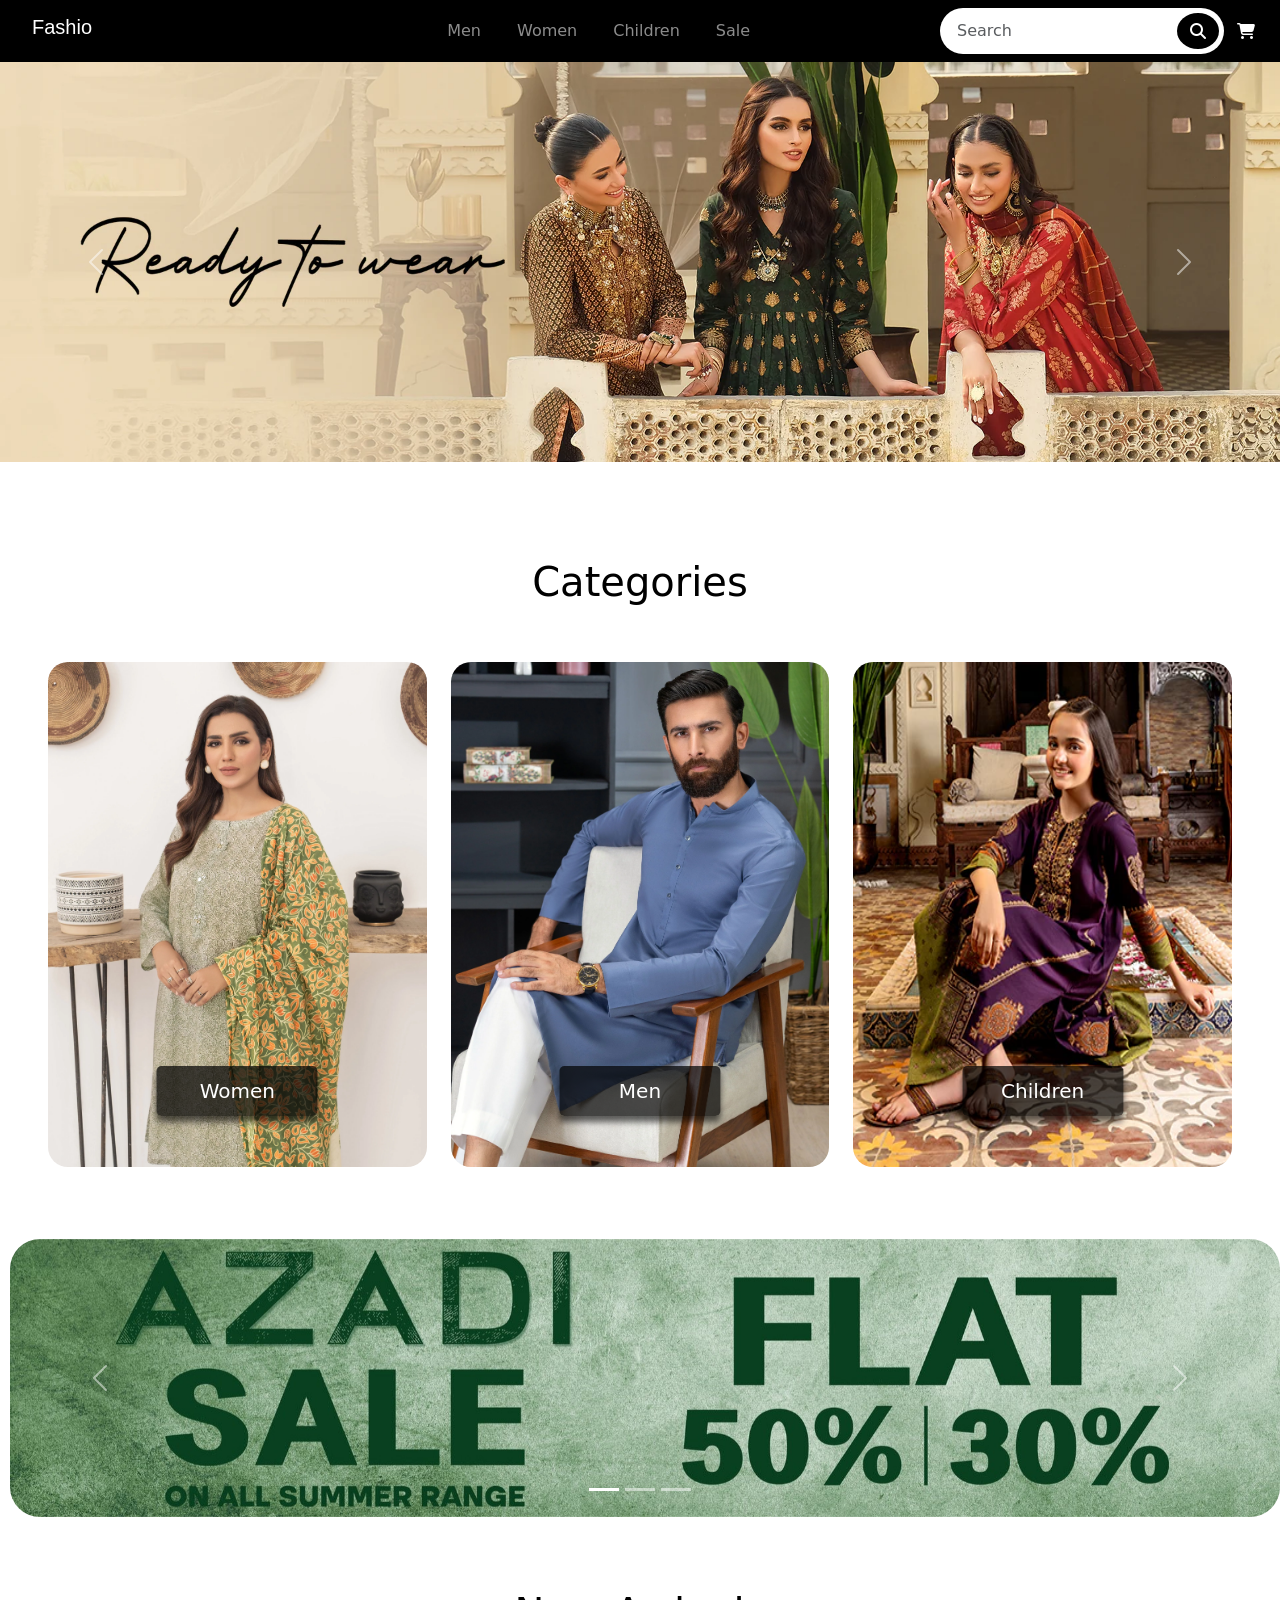
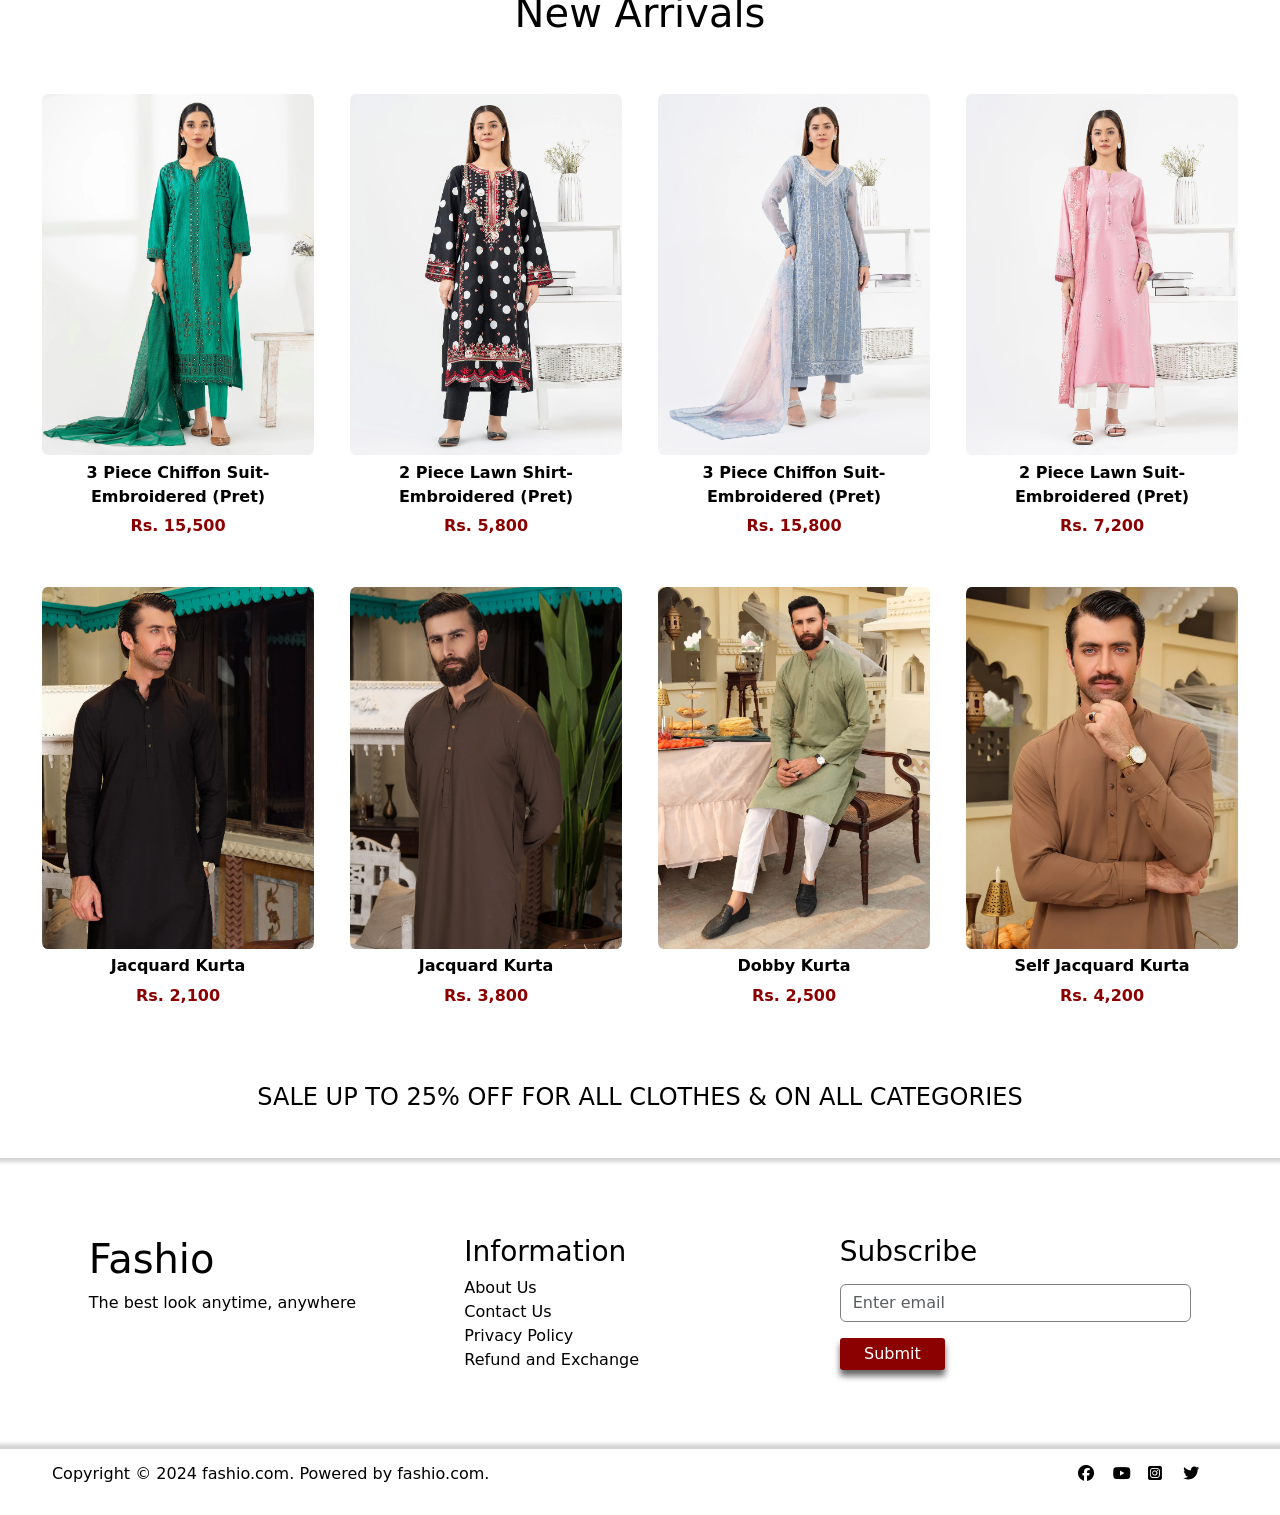
<file: index.html>
<!DOCTYPE html>
<html lang="en">

<head>
    <meta charset="UTF-8">
    <meta name="viewport" content="width=device-width, initial-scale=1.0">
    <title>Fashio</title>
    <link href="https://cdn.jsdelivr.net/npm/bootstrap@5.3.3/dist/css/bootstrap.min.css" rel="stylesheet">
    <script src="https://cdn.jsdelivr.net/npm/bootstrap@5.3.3/dist/js/bootstrap.bundle.min.js"></script>
    <link rel="stylesheet" href="https://cdnjs.cloudflare.com/ajax/libs/font-awesome/6.6.0/css/all.min.css" />
    <link rel="stylesheet" href="css/myStyle.css">
</head>

<body>
    <nav class="navbar navbar-expand-md navbar-dark bg-black">
        <div class="container-fluid">
            <a class="navbar-brand h1 col-md-2" href="index.html">Fashio</a>
            <button class="btn fa-solid fa-cart-shopping navbar-toggler"></button>
            <button class="navbar-toggler" type="button" data-bs-toggle="collapse" data-bs-target="#mynavbar">
                <span class="navbar-toggler-icon"></span>
            </button>
            <div class="collapse navbar-collapse" id="mynavbar">
                <ul class="navbar-nav m-auto ml-20%">
                    <li class="nav-item">
                        <a class="nav-link" href="men.html">Men</a>
                    </li>
                    <li class="nav-item">
                        <a class="nav-link" href="women.html">Women</a>
                    </li>
                    <li class="nav-item">
                        <a class="nav-link" href="children.html">Children</a>
                    </li>
                    <li class="nav-item">
                        <a class="nav-link" href="sale.html">Sale</a>
                    </li>
                </ul>
                <form class="d-flex">
                    <input class="form-control me-2" type="text" placeholder="Search">
                    <button class="btn fa fa-search" type="button"></button>
                </form>
                <button class="btn hello fa-solid fa-cart-shopping"></button>

            </div>
        </div>
    </nav>
    <div id="carouselExampleFade" class="carousel slide carousel-fade" data-bs-ride="carousel">
        <div class="carousel-inner">
            <div class="carousel-item active">
                <img src="images/slider/women.webp" class="d-block w-100" alt="...">
            </div>
            <!-- <div class="carousel-item">
                <img src="images/slider/men.webp" class="d-block w-100" alt="...">
            </div> -->
            <div class="carousel-item">
                <img src="images/slider/women2.webp" class="d-block w-100" alt="...">
            </div>
        </div>
        <button class="carousel-control-prev" type="button" data-bs-target="#carouselExampleFade" data-bs-slide="prev">
            <span class="carousel-control-prev-icon" aria-hidden="true"></span>
            <span class="visually-hidden">Previous</span>
        </button>
        <button class="carousel-control-next" type="button" data-bs-target="#carouselExampleFade" data-bs-slide="next">
            <span class="carousel-control-next-icon" aria-hidden="true"></span>
            <span class="visually-hidden">Next</span>
        </button>
    </div>
    <div class="row p-5">
        <h1 class="text-center p-5">Categories</h1>
        <div class="container col-sm-12 col-md-4 position-relative">
            <img src="images/Categories/women.webp" alt="" width="100%" height="100%">
            <a href="women.html">
                <button class="btn btn-primary position-absolute">Women</button>
            </a>
        </div>
        <div class="container col-sm-12 col-md-4 position-relative">
            <img src="images/Categories/men.webp" alt="" width="100%" height="100%">
            <a href="men.html">
                <button class="btn btn-primary position-absolute">Men</button>
            </a>
        </div>
        <div class="container col-sm-12 col-md-4 position-relative">
            <img src="images/Categories/child.webp" alt="" width="100%" height="100%">
            <a href="children.html">
                <button class="btn btn-primary position-absolute">Children</button>
            </a>
        </div>
    </div>
    <div id="carouselExampleIndicators" class="carousel slide slider2" data-bs-ride="carousel">
        <div class="carousel-indicators">
            <button type="button" data-bs-target="#carouselExampleIndicators" data-bs-slide-to="0" class="active"
                aria-current="true" aria-label="Slide 1"></button>
            <button type="button" data-bs-target="#carouselExampleIndicators" data-bs-slide-to="1"
                aria-label="Slide 2"></button>
            <button type="button" data-bs-target="#carouselExampleIndicators" data-bs-slide-to="2"
                aria-label="Slide 3"></button>
        </div>
        <div class="carousel-inner slider2 mt-4">
            <div class="carousel-item active">
                <img src="images/slider2/azadi3.jpg" class="d-block w-100" alt="...">
            </div>
            <div class="carousel-item">
                <img src="images/slider2/sale.webp" class="d-block w-100" alt="...">
            </div>
            <div class="carousel-item">
                <img src="images/slider2/sale2.webp" class="d-block w-100" alt="...">
            </div>
        </div>
        <button class="carousel-control-prev" type="button" data-bs-target="#carouselExampleIndicators"
            data-bs-slide="prev">
            <span class="carousel-control-prev-icon" aria-hidden="true"></span>
            <span class="visually-hidden">Previous</span>
        </button>
        <button class="carousel-control-next" type="button" data-bs-target="#carouselExampleIndicators"
            data-bs-slide="next">
            <span class="carousel-control-next-icon" aria-hidden="true"></span>
            <span class="visually-hidden">Next</span>
        </button>
    </div>
    <div class="row row3 p5 m-4">
        <h1 class="text-center pt-5">New Arrivals</h1>
        <div class="dress col-sm-12  col-md-4 col-lg-3" onclick="location.href='product.html';">
            <div class="items">
                <img src="images/dresses/women/1.webp" alt="">
            </div>
            <p>3 Piece Chiffon Suit-Embroidered (Pret)</p>
            <p class="price">Rs. 15,500</p>
        </div>
        <div class="dress col-sm-12  col-md-4 col-lg-3" onclick="location.href='product.html';">
            <div class="items">
                <img src="images/dresses/women/2.webp" alt="">
            </div>
            <p>2 Piece Lawn Shirt-Embroidered (Pret)</p>
            <p class="price">Rs. 5,800</p>
        </div>
        <div class="dress col-sm-12  col-md-4 col-lg-3" onclick="location.href='product.html';">
            <div class="items">
                <img src="images/dresses/women/3.webp" alt="">
            </div>
            <p>3 Piece Chiffon Suit-Embroidered (Pret)</p>
            <p class="price">Rs. 15,800</p>
        </div>
        <div class="dress col-sm-12  col-md-4 col-lg-3" onclick="location.href='product.html';">
            <div class="items">
                <img src="images/dresses/women/4.webp" alt="">
            </div>
            <p>2 Piece Lawn Suit-Embroidered (Pret)</p>
            <p class="price">Rs. 7,200</p>
        </div>
        <div class="dress col-sm-12  col-md-4 col-lg-3" onclick="location.href='product.html';">
            <div class="items">
                <img src="images/dresses/men/1.webp" alt="">
            </div>
            <p>Jacquard Kurta</p>
            <p class="price">Rs. 2,100</p>
        </div>
        <div class="dress col-sm-12  col-md-4 col-lg-3" onclick="location.href='product.html';">
            <div class="items">
                <img src="images/dresses/men/2.webp" alt="">
            </div>
            <p>Jacquard Kurta</p>
            <p class="price">Rs. 3,800</p>
        </div>
        <div class="dress col-sm-12  col-md-4 col-lg-3" onclick="location.href='product.html';">
            <div class="items">
                <img src="images/dresses/men/3.webp" alt="">
            </div>
            <p>Dobby Kurta</p>
            <p class="price">Rs. 2,500</p>
        </div>
        <div class="dress col-sm-12  col-md-4 col-lg-3" onclick="location.href='product.html';">
            <div class="items">
                <img src="images/dresses/men/4.webp" alt="">
            </div>
            <p>Self Jacquard Kurta</p>
            <p class="price">Rs. 4,200</p>
        </div>
    </div>
    <div class="row row33">
        <h4>SALE UP TO 25% OFF FOR ALL CLOTHES & ON ALL CATEGORIES</h4>
    </div>
    <div class="row row4">
        <div class="container col-md-4 col-sm-12">
            <h1>Fashio</h1>
            <p>The best look anytime, anywhere</p>
        </div>
        <div class="container info col-md-4 col-sm-12">
            <h3>Information</h3>
            <a href="about.html">About Us</a><br>
            <a href="contact.html">Contact Us</a><br>
            <a href="privacy.html">Privacy Policy</a><br>
            <a href="refund.html">Refund and Exchange</a>
        </div>
        <div class="info col-md-4 col-sm-12">
            <h3>Subscribe</h3>
            <form action="#">
                <div class="mb-3 mt-3">
                    <input type="email" class="form-control" id="email" placeholder="Enter email" name="email">
                </div>
                <button type="submit" class="button2">Submit</button>
            </form>
        </div>
    </div>
    <div class="row footer">
        <div class="col-md-10 col-sm-12 copy">
            <p>Copyright © 2024 fashio.com. Powered by fashio.com.</p>
        </div>
        <div class="SocialMediaIcon col-md-2 col-sm-12">
            <a href=""><i class="fa-brands fa-facebook"></i></a>
            <a href=""><i class="fa-brands fa-youtube"></i></a>
            <a href=""><i class="fa-brands fa-square-instagram"></i></a>
            <a href=""><i class="fa-brands fa-twitter"></i></a>
        </div>
    </div>

</body>

</html>
</file>
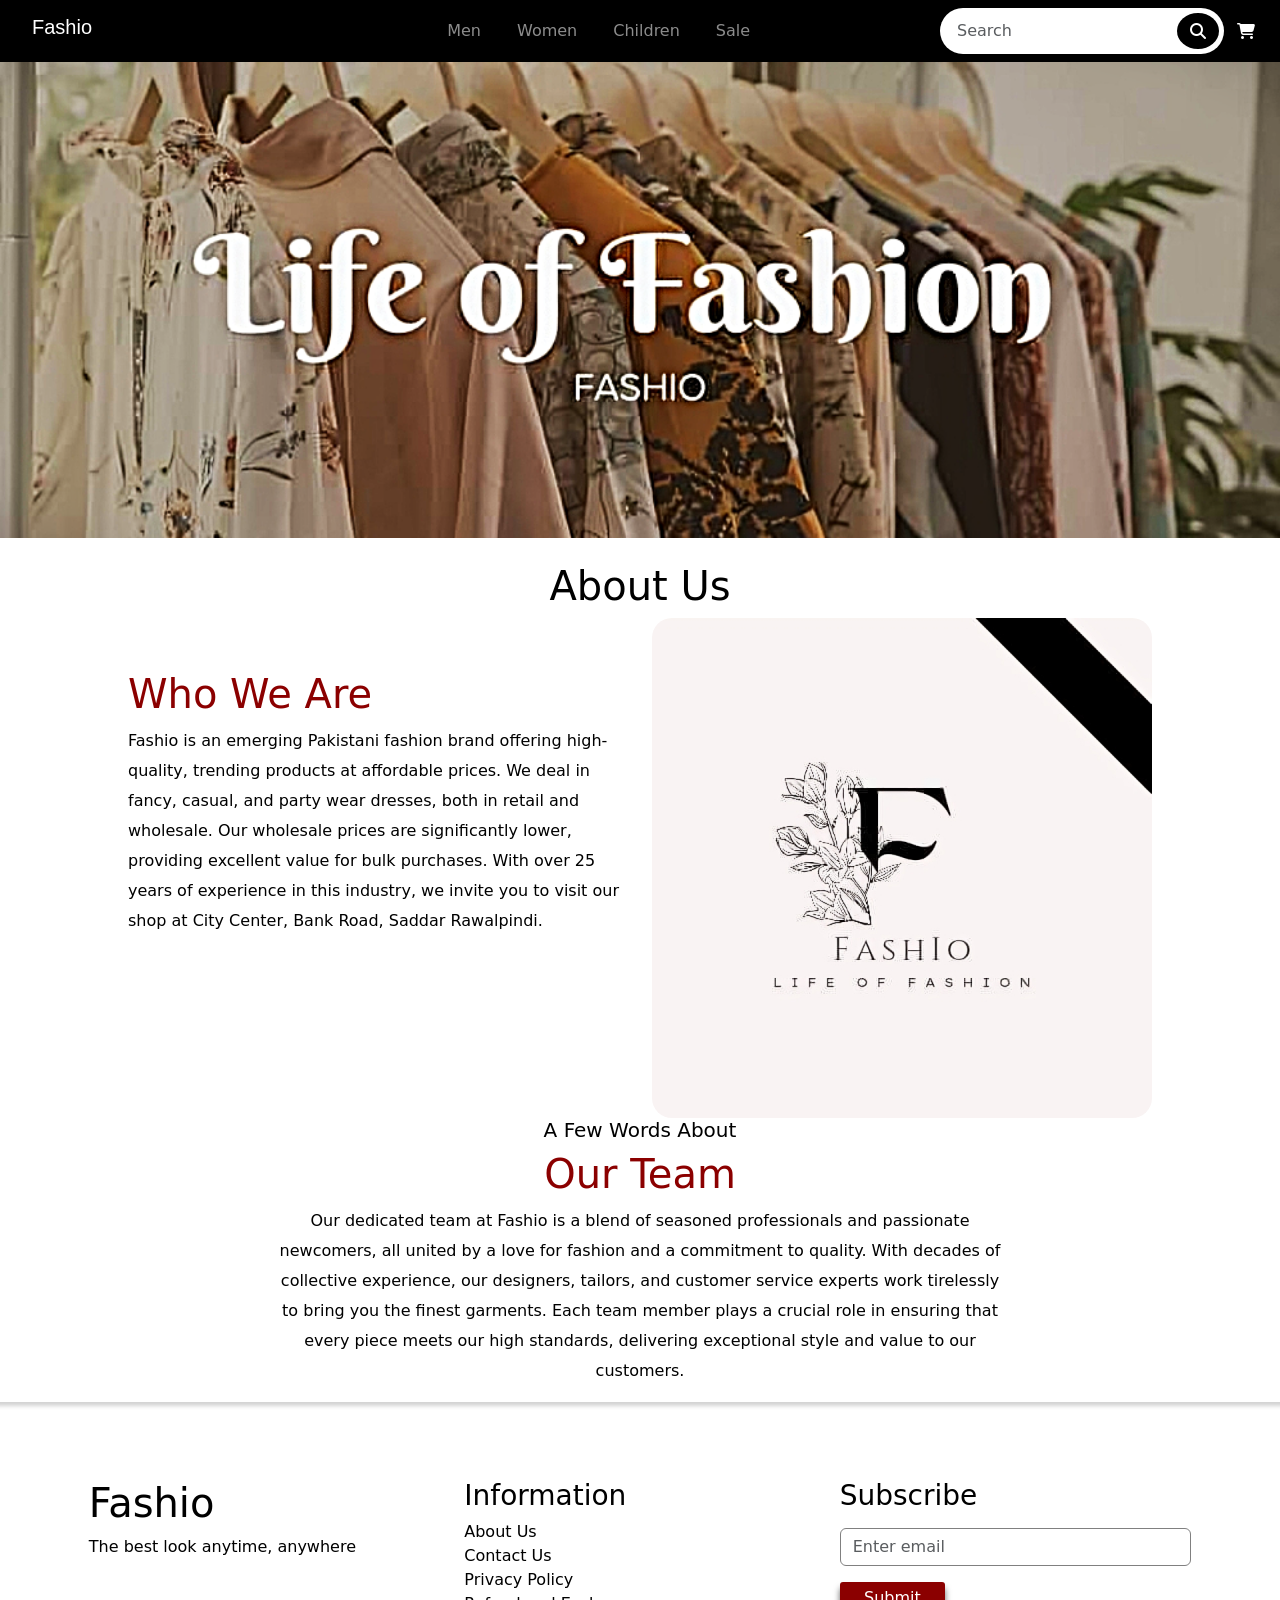
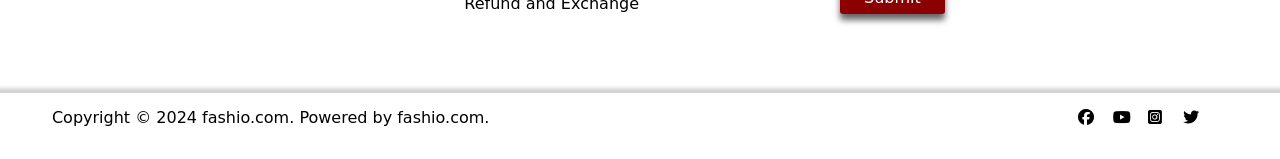
<file: about.html>
<!DOCTYPE html>
<html lang="en">

<head>
    <meta charset="UTF-8">
    <meta name="viewport" content="width=device-width, initial-scale=1.0">
    <title>Fashio</title>
    <link href="https://cdn.jsdelivr.net/npm/bootstrap@5.3.3/dist/css/bootstrap.min.css" rel="stylesheet">
    <script src="https://cdn.jsdelivr.net/npm/bootstrap@5.3.3/dist/js/bootstrap.bundle.min.js"></script>
    <link rel="stylesheet" href="https://cdnjs.cloudflare.com/ajax/libs/font-awesome/6.6.0/css/all.min.css" />
    <link rel="stylesheet" href="css/myStyle.css">
    <style>
        .logo img {
            width: 100%;
            height: 100%;
        }

        .who {
            text-align: left;
            line-height: 30px;
            margin-top: 5%;
        }

        .who h1 {
            color: darkred;
        }

        .row0 {
            padding-left: 10%;
            padding-right: 10%;
            box-shadow: 0px 4px 4px lightgray;
        }

        .team {
            text-align: center;
            line-height: 30px;
            padding-left: 15%;
            padding-right: 15%;
        }

        .team h1 {
            color: darkred;
        }

        .logo {
            animation: logo 3s cubic-bezier(0.550, 0.085, 0.680, 0.530) both;
        }

        @keyframes logo {
            0% {
                transform: scale(0.5);
            }

            100% {
                transform: scale(1);
            }
        }
    </style>
</head>

<body>
    <nav class="navbar navbar-expand-md navbar-dark bg-black">
        <div class="container-fluid">
            <a class="navbar-brand h1 col-md-2" href="index.html">Fashio</a>
            <button class="btn fa-solid fa-cart-shopping navbar-toggler"></button>
            <button class="navbar-toggler" type="button" data-bs-toggle="collapse" data-bs-target="#mynavbar">
                <span class="navbar-toggler-icon"></span>
            </button>
            <div class="collapse navbar-collapse" id="mynavbar">
                <ul class="navbar-nav m-auto ml-20%">
                    <li class="nav-item">
                        <a class="nav-link" href="men.html">Men</a>
                    </li>
                    <li class="nav-item">
                        <a class="nav-link" href="women.html">Women</a>
                    </li>
                    <li class="nav-item">
                        <a class="nav-link" href="children.html">Children</a>
                    </li>
                    <li class="nav-item">
                        <a class="nav-link" href="sale.html">Sale</a>
                    </li>
                </ul>
                <form class="d-flex">
                    <input class="form-control me-2" type="text" placeholder="Search">
                    <button class="btn fa fa-search" type="button"></button>
                </form>
                <button class="btn hello fa-solid fa-cart-shopping"></button>

            </div>
        </div>
    </nav>
    <div id="carouselExampleFade" class="carousel slide carousel-fade" data-bs-ride="carousel">
        <div class="carousel-inner">
            <div class="carousel-item active">
                <img src="images/about/cover.png" class="d-block w-100" alt="...">
            </div>
            <!-- <div class="carousel-item">
                <img src="images/slider/men.webp" class="d-block w-100" alt="...">
            </div> -->
            <!-- <div class="carousel-item">
                <img src="images/slider/women2.webp" class="d-block w-100" alt="...">
            </div> -->
        </div>
    </div>
    <div class="row row0 p5">
        <h1 class="text-center pt-4">About Us</h1>
        <div class="container who col-sm-12  col-md-6 col-lg-6">
            <h1>Who We Are</h1>
            <p>Fashio is an emerging Pakistani fashion brand offering high-quality, trending products at affordable
                prices. We deal in fancy, casual, and party wear dresses, both in retail and wholesale. Our wholesale
                prices are significantly lower, providing excellent value for bulk purchases. With over 25 years of
                experience in this industry, we invite you to visit our shop at City Center, Bank Road, Saddar
                Rawalpindi.</p>
        </div>
        <div class="container col-sm-12  cols-md-6 col-lg-6">
            <div class="logo">
                <img src="images/about/logo (1).png" alt="">
            </div>
        </div>
        <div class="team col-sm-12  col-md-12 col-lg-12">
            <h5>A Few Words About​</h5>
            <h1>Our Team</h1>
            <p>Our dedicated team at Fashio is a blend of seasoned professionals and passionate newcomers, all united by
                a love for fashion and a commitment to quality. With decades of collective experience, our designers,
                tailors, and customer service experts work tirelessly to bring you the finest garments. Each team member
                plays a crucial role in ensuring that every piece meets our high standards, delivering exceptional style
                and value to our customers.</p>
        </div>
    </div>
    <div class="row row4">
        <div class="container col-md-4 col-sm-12">
            <h1>Fashio</h1>
            <p>The best look anytime, anywhere</p>
        </div>
        <div class="container info col-md-4 col-sm-12">
            <h3>Information</h3>
            <a href="about.html">About Us</a><br>
            <a href="contact.html">Contact Us</a><br>
            <a href="privacy.html">Privacy Policy</a><br>
            <a href="refund.html">Refund and Exchange</a>
        </div>
        <div class="info col-md-4 col-sm-12">
            <h3>Subscribe</h3>
            <form action="#">
                <div class="mb-3 mt-3">
                    <input type="email" class="form-control" id="email" placeholder="Enter email" name="email">
                </div>
                <button type="submit" class="button2">Submit</button>
            </form>
        </div>
    </div>
    <div class="row footer">
        <div class="col-md-10 col-sm-12 copy">
            <p>Copyright © 2024 fashio.com. Powered by fashio.com.</p>
        </div>
        <div class="SocialMediaIcon col-md-2 col-sm-12">
            <a href=""><i class="fa-brands fa-facebook"></i></a>
            <a href=""><i class="fa-brands fa-youtube"></i></a>
            <a href=""><i class="fa-brands fa-square-instagram"></i></a>
            <a href=""><i class="fa-brands fa-twitter"></i></a>
        </div>
    </div>

</body>

</html>
</file>
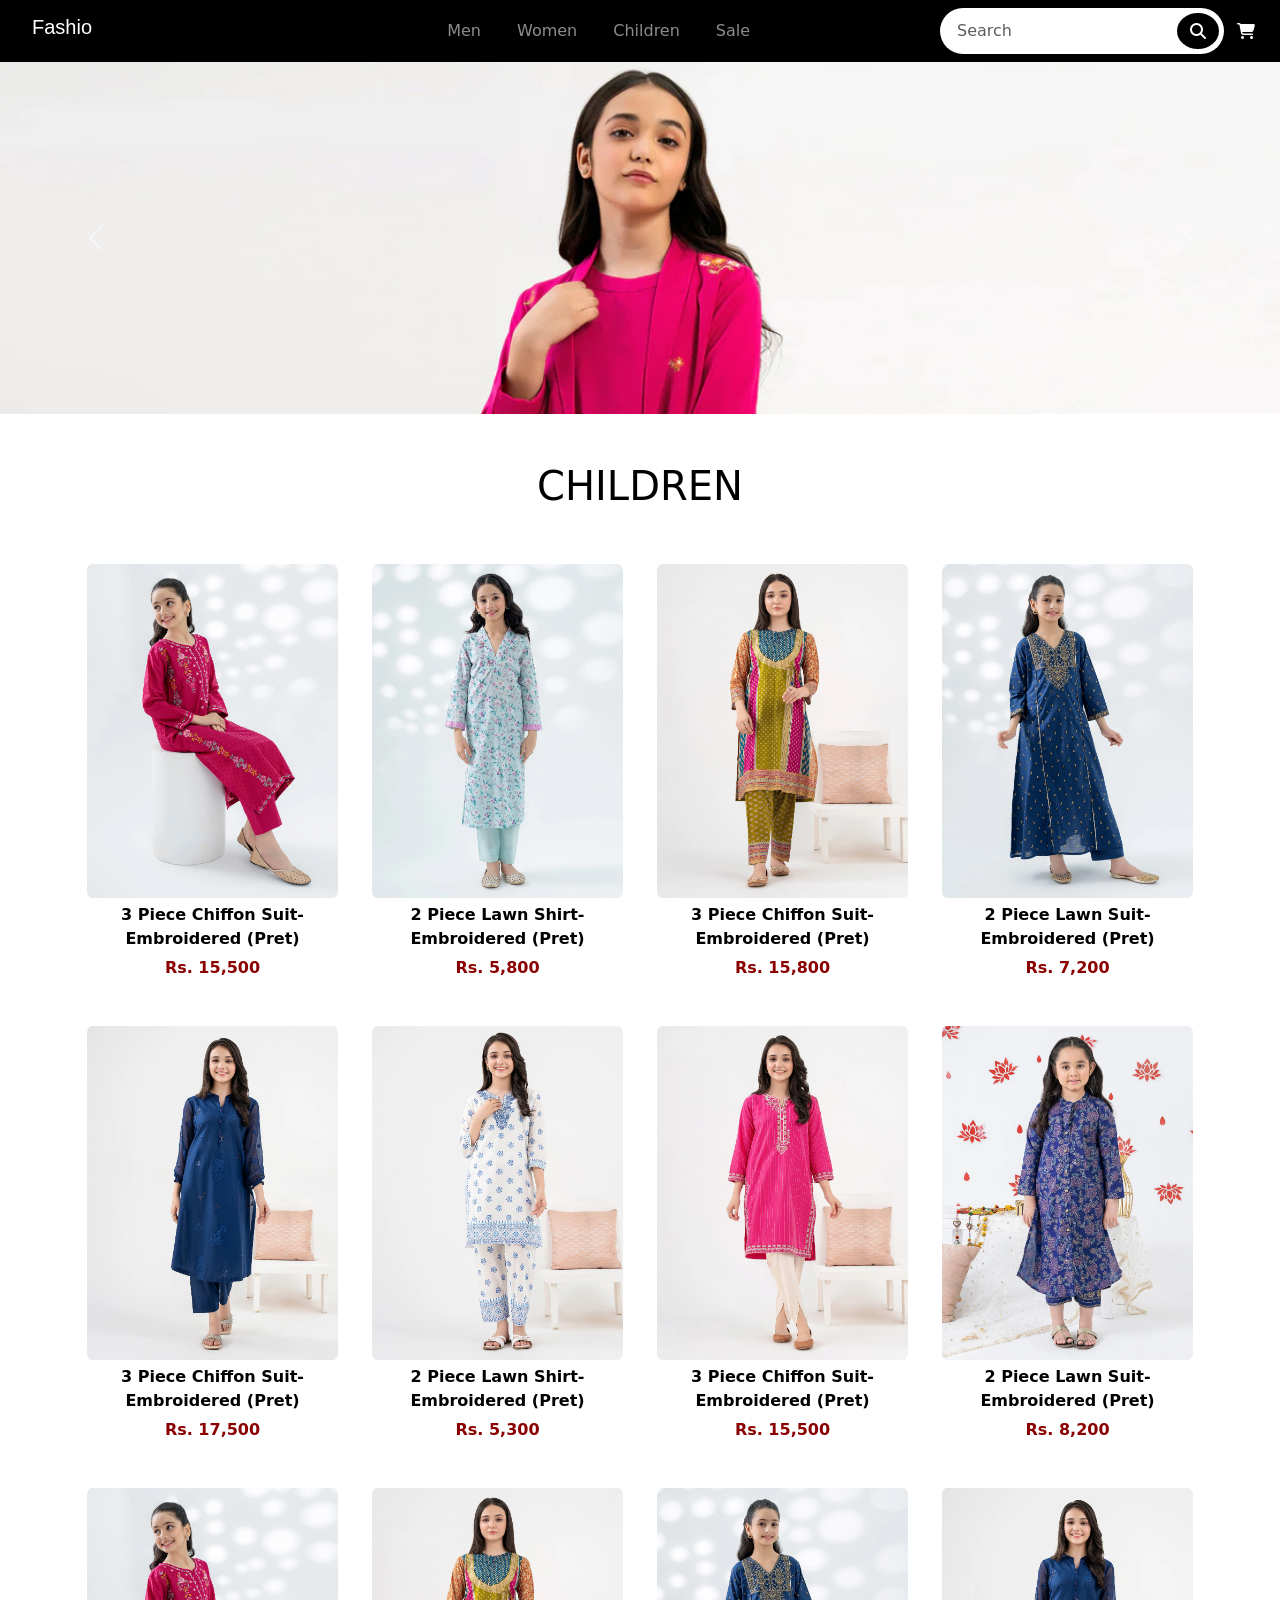
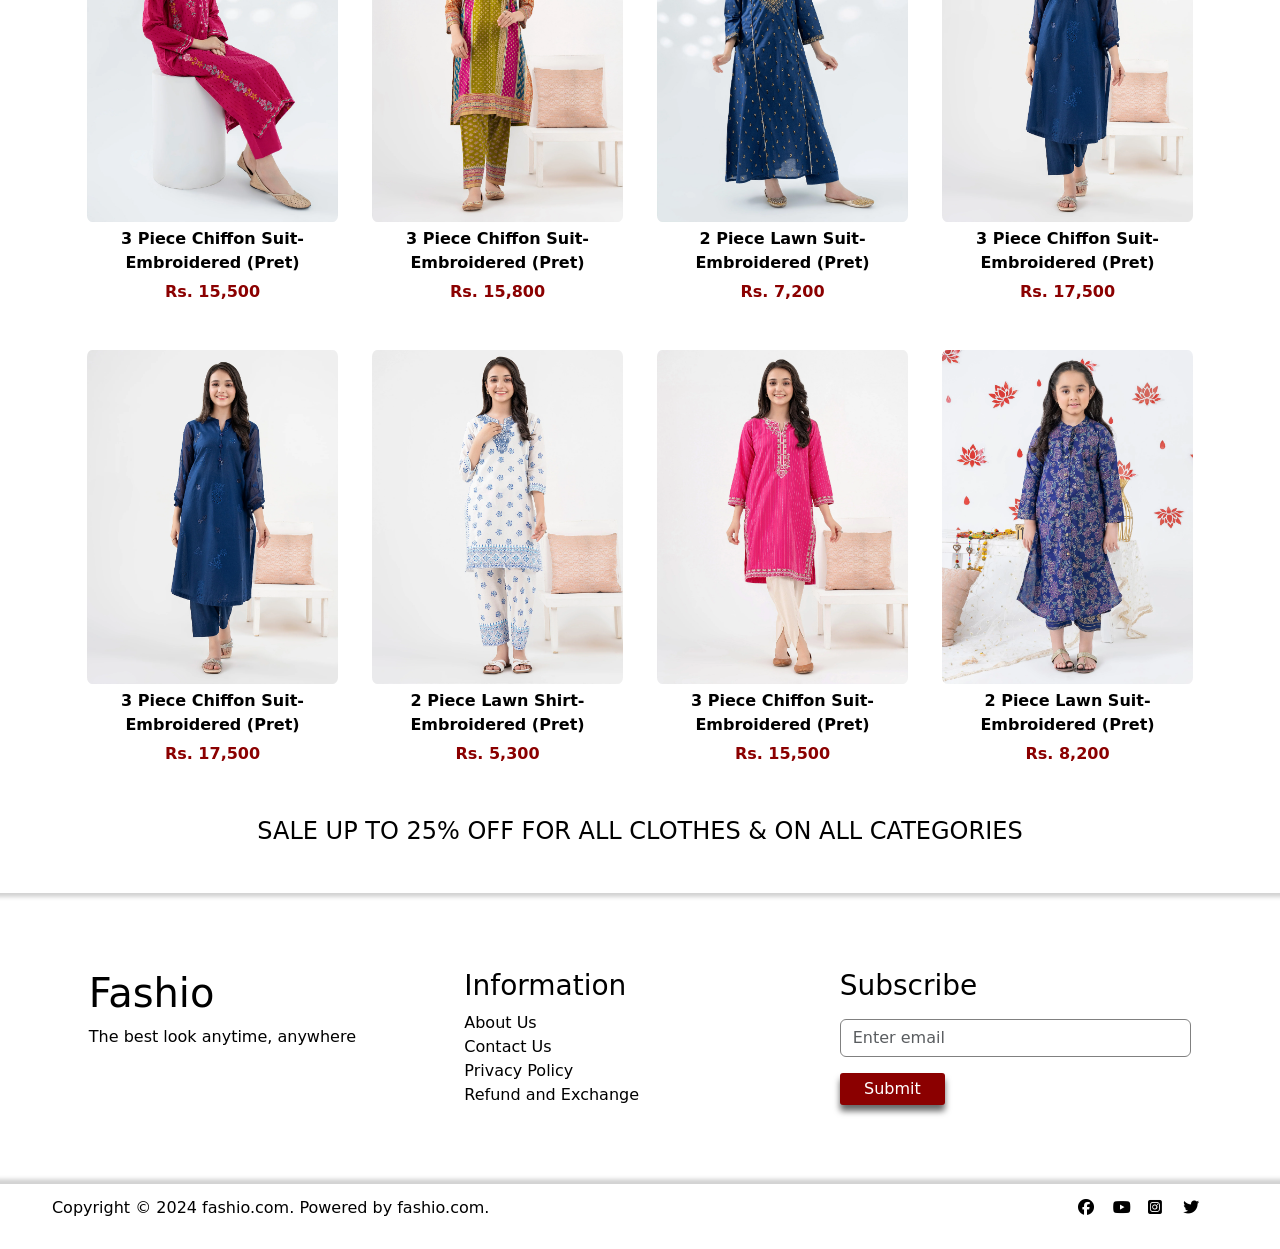
<file: children.html>
<!DOCTYPE html>
<html lang="en">

<head>
    <meta charset="UTF-8">
    <meta name="viewport" content="width=device-width, initial-scale=1.0">
    <title>Fashio</title>
    <link href="https://cdn.jsdelivr.net/npm/bootstrap@5.3.3/dist/css/bootstrap.min.css" rel="stylesheet">
    <script src="https://cdn.jsdelivr.net/npm/bootstrap@5.3.3/dist/js/bootstrap.bundle.min.js"></script>
    <link rel="stylesheet" href="https://cdnjs.cloudflare.com/ajax/libs/font-awesome/6.6.0/css/all.min.css" />
    <link rel="stylesheet" href="css/myStyle.css">
</head>

<body>
    <nav class="navbar navbar-expand-md navbar-dark bg-black">
        <div class="container-fluid">
            <a class="navbar-brand h1 col-md-2" href="index.html">Fashio</a>
            <button class="btn fa-solid fa-cart-shopping navbar-toggler"></button>
            <button class="navbar-toggler" type="button" data-bs-toggle="collapse" data-bs-target="#mynavbar">
                <span class="navbar-toggler-icon"></span>
            </button>
            <div class="collapse navbar-collapse" id="mynavbar">
                <ul class="navbar-nav m-auto ml-20%">
                    <li class="nav-item">
                        <a class="nav-link" href="men.html">Men</a>
                    </li>
                    <li class="nav-item">
                        <a class="nav-link" href="women.html">Women</a>
                    </li>
                    <li class="nav-item">
                        <a class="nav-link" href="children.html">Children</a>
                    </li>
                    <li class="nav-item">
                        <a class="nav-link" href="sale.html">Sale</a>
                    </li>
                </ul>
                <form class="d-flex">
                    <input class="form-control me-2" type="text" placeholder="Search">
                    <button class="btn fa fa-search" type="button"></button>
                </form>
                <button class="btn hello fa-solid fa-cart-shopping"></button>

            </div>
        </div>
    </nav>
    <div id="carouselExampleFade" class="carousel slide carousel-fade" data-bs-ride="carousel">
        <div class="carousel-inner">
            <div class="carousel-item active">
                <img src="images/slider/child1.webp" class="d-block w-100" alt="...">
            </div>
            <!-- <div class="carousel-item">
                <img src="images/slider/men.webp" class="d-block w-100" alt="...">
            </div> -->
            <div class="carousel-item">
                <img src="images/slider/child2.webp" class="d-block w-100" alt="...">
            </div>
        </div>
        <button class="carousel-control-prev" type="button" data-bs-target="#carouselExampleFade" data-bs-slide="prev">
            <span class="carousel-control-prev-icon" aria-hidden="true"></span>
            <span class="visually-hidden">Previous</span>
        </button>
        <button class="carousel-control-next" type="button" data-bs-target="#carouselExampleFade" data-bs-slide="next">
            <span class="carousel-control-next-icon" aria-hidden="true"></span>
            <span class="visually-hidden">Next</span>
        </button>
    </div>
    <div class="container">
        <div class="row row3">
            <h1 class="text-center pt-5">CHILDREN</h1>
            <div class="dress col-6  col-md-4 col-lg-3" onclick="location.href='product.html';">
                <div class="items">
                    <img src="images/dresses/child/1.webp" alt="">
                </div>
                <p>3 Piece Chiffon Suit-Embroidered (Pret)</p>
                <p class="price">Rs. 15,500</p>
            </div>
            <div class="dress col-6  col-md-4 col-lg-3" onclick="location.href='product.html';">
                <div class="items">
                    <img src="images/dresses/child/2.webp" alt="">
                </div>
                <p>2 Piece Lawn Shirt-Embroidered (Pret)</p>
                <p class="price">Rs. 5,800</p>
            </div>
            <div class="dress col-6  col-md-4 col-lg-3" onclick="location.href='product.html';">
                <div class="items">
                    <img src="images/dresses/child/3.webp" alt="">
                </div>
                <p>3 Piece Chiffon Suit-Embroidered (Pret)</p>
                <p class="price">Rs. 15,800</p>
            </div>
            <div class="dress col-6  col-md-4 col-lg-3" onclick="location.href='product.html';">
                <div class="items">
                    <img src="images/dresses/child/4.webp" alt="">
                </div>
                <p>2 Piece Lawn Suit-Embroidered (Pret)</p>
                <p class="price">Rs. 7,200</p>
            </div>
            <div class="dress col-6  col-md-4 col-lg-3" onclick="location.href='product.html';">
                <div class="items">
                    <img src="images/dresses/child/5.webp" alt="">
                </div>
                <p>3 Piece Chiffon Suit-Embroidered (Pret)</p>
                <p class="price">Rs. 17,500</p>
            </div>
            <div class="dress col-6  col-md-4 col-lg-3" onclick="location.href='product.html';">
                <div class="items">
                    <img src="images/dresses/child/6.webp" alt="">
                </div>
                <p>2 Piece Lawn Shirt-Embroidered (Pret)</p>
                <p class="price">Rs. 5,300</p>
            </div>
            <div class="dress col-6  col-md-4 col-lg-3" onclick="location.href='product.html';">
                <div class="items">
                    <img src="images/dresses/child/7.webp" alt="">
                </div>
                <p>3 Piece Chiffon Suit-Embroidered (Pret)</p>
                <p class="price">Rs. 15,500</p>
            </div>
            <div class="dress col-6  col-md-4 col-lg-3" onclick="location.href='product.html';">
                <div class="items">
                    <img src="images/dresses/child/8.webp" alt="">
                </div>
                <p>2 Piece Lawn Suit-Embroidered (Pret)</p>
                <p class="price">Rs. 8,200</p>
            </div>
            <div class="dress col-6  col-md-4 col-lg-3" onclick="location.href='product.html';">
                <div class="items">
                    <img src="images/dresses/child/1.webp" alt="">
                </div>
                <p>3 Piece Chiffon Suit-Embroidered (Pret)</p>
                <p class="price">Rs. 15,500</p>
            </div>
            <div class="dress col-6  col-md-4 col-lg-3" onclick="location.href='product.html';">
                <div class="items">
                    <img src="images/dresses/child/3.webp" alt="">
                </div>
                <p>3 Piece Chiffon Suit-Embroidered (Pret)</p>
                <p class="price">Rs. 15,800</p>
            </div>
            <div class="dress col-6  col-md-4 col-lg-3" onclick="location.href='product.html';">
                <div class="items">
                    <img src="images/dresses/child/4.webp" alt="">
                </div>
                <p>2 Piece Lawn Suit-Embroidered (Pret)</p>
                <p class="price">Rs. 7,200</p>
            </div>
            <div class="dress col-6  col-md-4 col-lg-3" onclick="location.href='product.html';">
                <div class="items">
                    <img src="images/dresses/child/5.webp" alt="">
                </div>
                <p>3 Piece Chiffon Suit-Embroidered (Pret)</p>
                <p class="price">Rs. 17,500</p>
            </div>
            <div class="dress col-6  col-md-4 col-lg-3" onclick="location.href='product.html';">
                <div class="items">
                    <img src="images/dresses/child/5.webp" alt="">
                </div>
                <p>3 Piece Chiffon Suit-Embroidered (Pret)</p>
                <p class="price">Rs. 17,500</p>
            </div>
            <div class="dress col-6  col-md-4 col-lg-3" onclick="location.href='product.html';">
                <div class="items">
                    <img src="images/dresses/child/6.webp" alt="">
                </div>
                <p>2 Piece Lawn Shirt-Embroidered (Pret)</p>
                <p class="price">Rs. 5,300</p>
            </div>
            <div class="dress col-6  col-md-4 col-lg-3" onclick="location.href='product.html';">
                <div class="items">
                    <img src="images/dresses/child/7.webp" alt="">
                </div>
                <p>3 Piece Chiffon Suit-Embroidered (Pret)</p>
                <p class="price">Rs. 15,500</p>
            </div>
            <div class="dress col-6  col-md-4 col-lg-3" onclick="location.href='product.html';">
                <div class="items">
                    <img src="images/dresses/child/8.webp" alt="">
                </div>
                <p>2 Piece Lawn Suit-Embroidered (Pret)</p>
                <p class="price">Rs. 8,200</p>
            </div>
        </div>
    </div>
    
    <div class="row row33">
        <h4>SALE UP TO 25% OFF FOR ALL CLOTHES & ON ALL CATEGORIES</h4>
    </div>
    <div class="row row4">
        <div class="container col-md-4 col-sm-12">
            <h1>Fashio</h1>
            <p>The best look anytime, anywhere</p>
        </div>
        <div class="container info col-md-4 col-sm-12">
            <h3>Information</h3>
            <a href="about.html">About Us</a><br>   
            <a href="contact.html">Contact Us</a><br> 
            <a href="privacy.html">Privacy Policy</a><br> 
            <a href="refund.html">Refund and Exchange</a>
        </div>
        <div class="info col-md-4 col-sm-12">
            <h3>Subscribe</h3>
            <form action="#">
                <div class="mb-3 mt-3">
                    <input type="email" class="form-control" id="email" placeholder="Enter email" name="email">
                </div>
                <button type="submit" class="button2">Submit</button>
            </form>
        </div>
    </div>
    <div class="row footer">
        <div class="col-md-10 col-sm-12 copy">
            <p>Copyright © 2024 fashio.com. Powered by fashio.com.</p>
        </div>
        <div class="SocialMediaIcon col-md-2 col-sm-12">
            <a href=""><i class="fa-brands fa-facebook"></i></a>
            <a href=""><i class="fa-brands fa-youtube"></i></a>
            <a href=""><i class="fa-brands fa-square-instagram"></i></a>
            <a href=""><i class="fa-brands fa-twitter"></i></a>
        </div>
    </div>

</body>

</html>
</file>
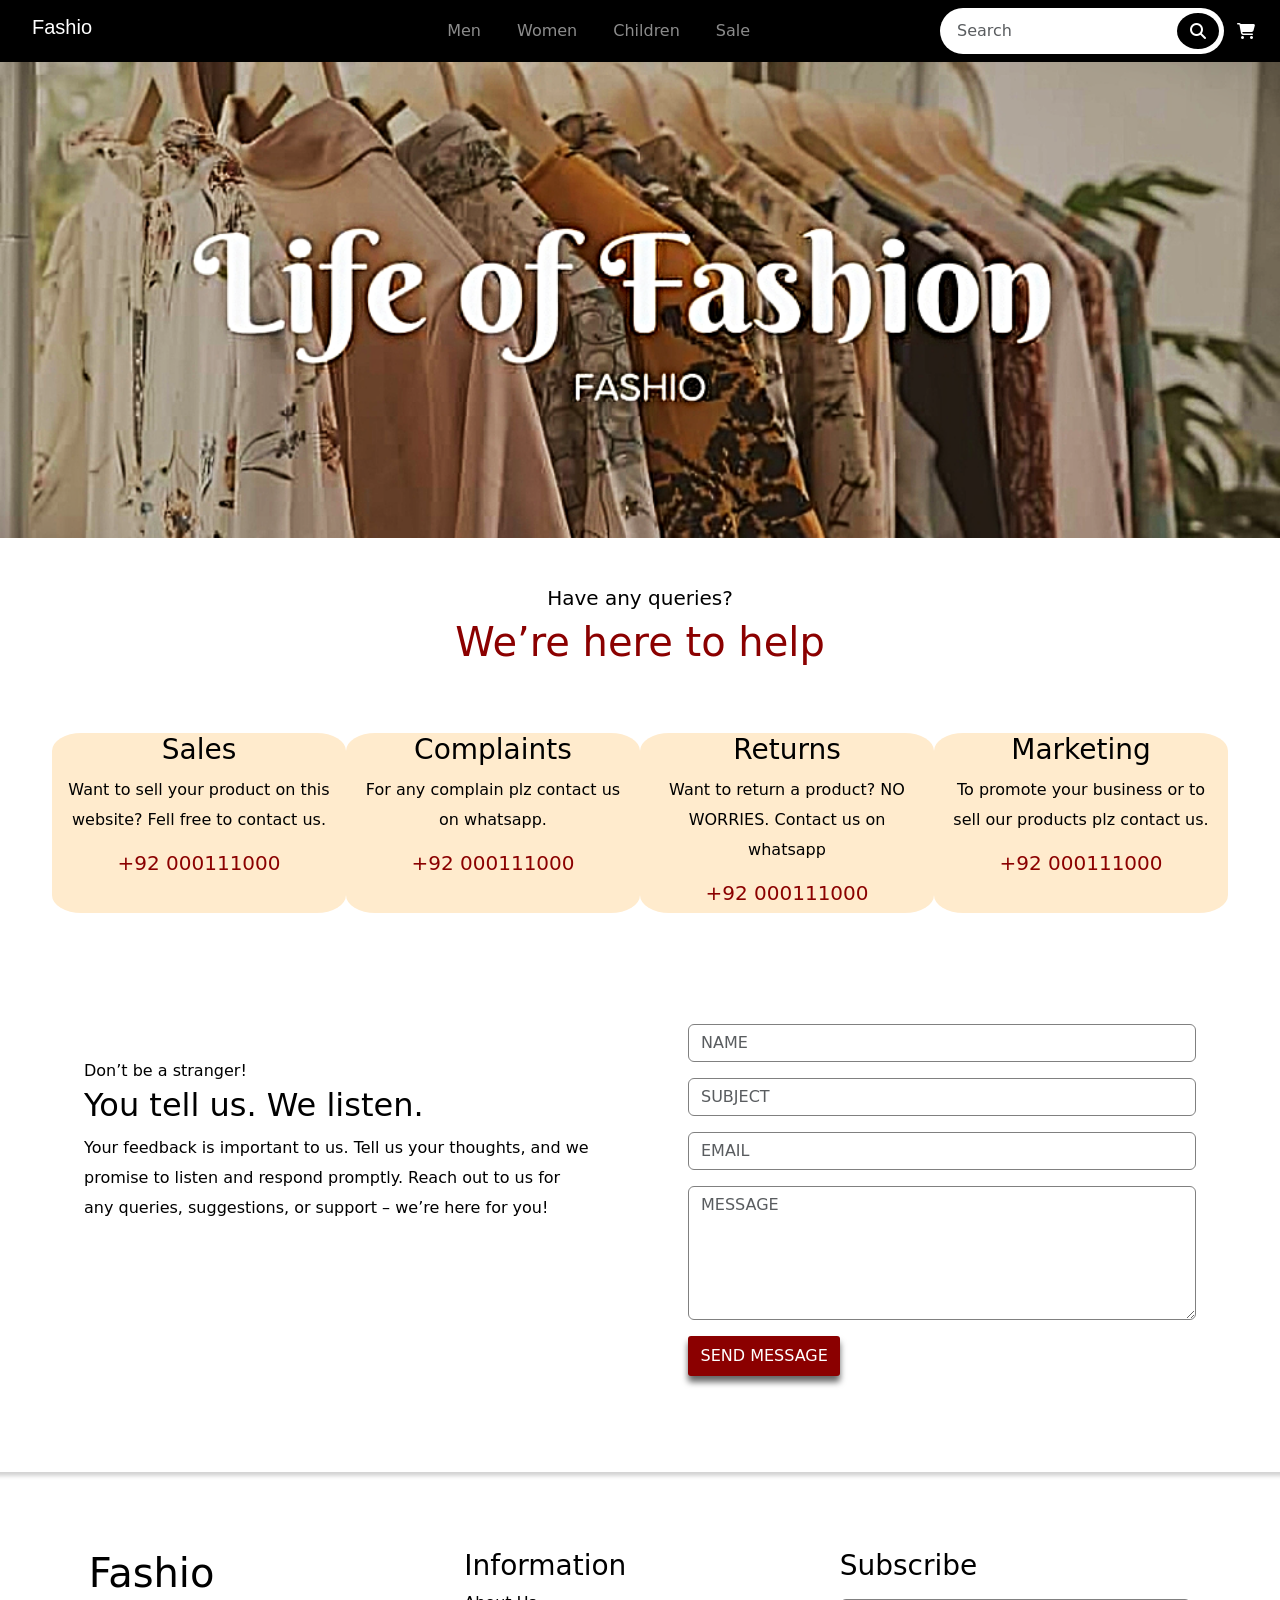
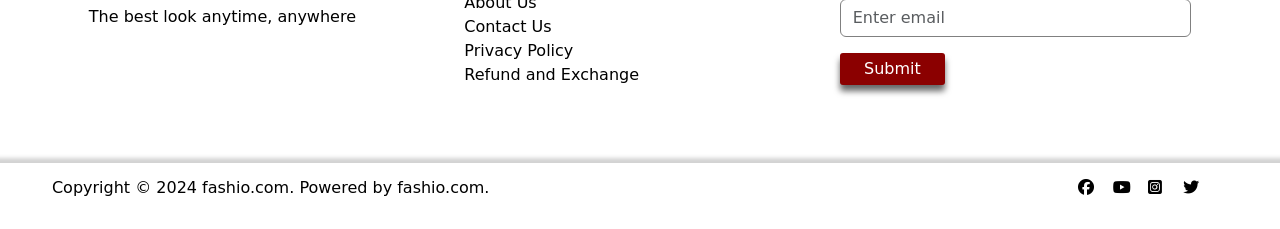
<file: contact.html>
<!DOCTYPE html>
<html lang="en">

<head>
    <meta charset="UTF-8">
    <meta name="viewport" content="width=device-width, initial-scale=1.0">
    <title>Fashio</title>
    <link href="https://cdn.jsdelivr.net/npm/bootstrap@5.3.3/dist/css/bootstrap.min.css" rel="stylesheet">
    <script src="https://cdn.jsdelivr.net/npm/bootstrap@5.3.3/dist/js/bootstrap.bundle.min.js"></script>
    <link rel="stylesheet" href="https://cdnjs.cloudflare.com/ajax/libs/font-awesome/6.6.0/css/all.min.css" />
    <link rel="stylesheet" href="css/myStyle.css">
    <style>
        .logo img {
            width: 100%;
            height: 100%;
        }

        .comp {
            text-align: center;
            line-height: 30px;
            margin-top: 5%;
            background-color: blanchedalmond;
            border-radius: 10%;
        }

        .comp h5 {
            color: darkred;
        }

        .row0 {
            padding-left: 5%;
            padding-right: 5%;
        }

        .team {
            text-align: center;
            line-height: 30px;
            padding-left: 15%;
            padding-right: 15%;
        }

        .team h1 {
            color: darkred;
        }

        .row01 {
            box-shadow: 0px 4px 4px lightgray;
        }

        .listen {
            text-align: left;
            line-height: 30px;
        }

        .comp {
            -webkit-animation: comp 8s cubic-bezier(0.175, 0.885, 0.320, 1.275) both;
            animation: comp 8s cubic-bezier(0.175, 0.885, 0.320, 1.275) both;
        }

        @keyframes comp {
            0% {
                -webkit-transform: rotateX(-100deg);
                transform: rotateX(-100deg);
                -webkit-transform-origin: top;
                transform-origin: top;
                opacity: 0;
            }

            100% {
                -webkit-transform: rotateX(0deg);
                transform: rotateX(0deg);
                -webkit-transform-origin: top;
                transform-origin: top;
                opacity: 1;
            }
        }
    </style>
</head>

<body>
    <nav class="navbar navbar-expand-md navbar-dark bg-black">
        <div class="container-fluid">
            <a class="navbar-brand h1 col-md-2" href="index.html">Fashio</a>
            <button class="btn fa-solid fa-cart-shopping navbar-toggler"></button>
            <button class="navbar-toggler" type="button" data-bs-toggle="collapse" data-bs-target="#mynavbar">
                <span class="navbar-toggler-icon"></span>
            </button>
            <div class="collapse navbar-collapse" id="mynavbar">
                <ul class="navbar-nav m-auto ml-20%">
                    <li class="nav-item">
                        <a class="nav-link" href="men.html">Men</a>
                    </li>
                    <li class="nav-item">
                        <a class="nav-link" href="women.html">Women</a>
                    </li>
                    <li class="nav-item">
                        <a class="nav-link" href="children.html">Children</a>
                    </li>
                    <li class="nav-item">
                        <a class="nav-link" href="sale.html">Sale</a>
                    </li>
                </ul>
                <form class="d-flex">
                    <input class="form-control me-2" type="text" placeholder="Search">
                    <button class="btn fa fa-search" type="button"></button>
                </form>
                <button class="btn hello fa-solid fa-cart-shopping"></button>

            </div>
        </div>
    </nav>
    <div id="carouselExampleFade" class="carousel slide carousel-fade" data-bs-ride="carousel">
        <div class="carousel-inner">
            <div class="carousel-item active">
                <img src="images/about/cover.png" class="d-block w-100" alt="...">
            </div>
            <!-- <div class="carousel-item">
                <img src="images/slider/men.webp" class="d-block w-100" alt="...">
            </div> -->
            <!-- <div class="carousel-item">
                <img src="images/slider/women2.webp" class="d-block w-100" alt="...">
            </div> -->
        </div>
    </div>
    <div class="row row0 p5">
        <div class="team col-sm-12 col-md-12 col-lg-12">
            <h5 class="pt-5">Have any queries?</h5>
            <h1>We’re here to help</h1>
        </div>
        <div class="comp col-md-3 col-sm-12">
            <h3>Sales</h3>
            <p>Want to sell your product on this website? Fell free to contact us.</p>
            <h5>+92 000111000</h5>
        </div>
        <div class="comp col-md-3 col-sm-12">
            <h3>Complaints</h3>
            <p>For any complain plz contact us on whatsapp.</p>
            <h5>+92 000111000</h5>
        </div>
        <div class="comp col-md-3 col-sm-12">
            <h3>Returns</h3>
            <p>Want to return a product? NO WORRIES. Contact us on whatsapp</p>
            <h5>+92 000111000</h5>
        </div>
        <div class="comp col-md-3 col-sm-12">
            <h3>Marketing</h3>
            <p>To promote your business or to sell our products plz contact us.</p>
            <h5>+92 000111000</h5>
        </div>
    </div>
    <div class="row row01 p-5">
        <div class="listen col-md-6 col-sm-12 p-lg-5 mt-lg-5">
            <p class="m-0">Don’t be a stranger!</p>
            <h2>You tell us. We listen.</h2>
            <p>Your feedback is important to us. Tell us your thoughts, and we promise to listen and respond promptly.
                Reach out to us for any queries, suggestions, or support – we’re here for you!</p>
        </div>
        <div class="col-md-6 col-sm-12 p-lg-5">
            <form action="#">
                <div class="mb-3 mt-3">
                    <input type="text" class="form-control" id="name" placeholder="NAME" name="name">
                </div>
                <div class="mb-3 mt-3">
                    <input type="text" class="form-control" id="sub" placeholder="SUBJECT" name="sub">
                </div>
                <div class="mb-3 mt-3">
                    <input type="email" class="form-control" id="email" placeholder="EMAIL" name="email">
                </div>
                <div class="mb-3 mt-3">
                    <textarea class="form-control" rows="5" id="comment" placeholder="MESSAGE"></textarea>
                </div>
                <button type="submit" class="button2 p-lg-2">SEND MESSAGE</button>
            </form>
        </div>
    </div>
    <div class="row row4">
        <div class="container col-md-4 col-sm-12">
            <h1>Fashio</h1>
            <p>The best look anytime, anywhere</p>
        </div>
        <div class="container info col-md-4 col-sm-12">
            <h3>Information</h3>
            <a href="about.html">About Us</a><br>
            <a href="contact.html">Contact Us</a><br>
            <a href="privacy.html">Privacy Policy</a><br>
            <a href="refund.html">Refund and Exchange</a>
        </div>
        <div class="info col-md-4 col-sm-12">
            <h3>Subscribe</h3>
            <form action="#">
                <div class="mb-3 mt-3">
                    <input type="email" class="form-control" id="email" placeholder="Enter email" name="email">
                </div>
                <button type="submit" class="button2">Submit</button>
            </form>
        </div>
    </div>
    <div class="row footer">
        <div class="col-md-10 col-sm-12 copy">
            <p>Copyright © 2024 fashio.com. Powered by fashio.com.</p>
        </div>
        <div class="SocialMediaIcon col-md-2 col-sm-12">
            <a href=""><i class="fa-brands fa-facebook"></i></a>
            <a href=""><i class="fa-brands fa-youtube"></i></a>
            <a href=""><i class="fa-brands fa-square-instagram"></i></a>
            <a href=""><i class="fa-brands fa-twitter"></i></a>
        </div>
    </div>

</body>

</html>
</file>
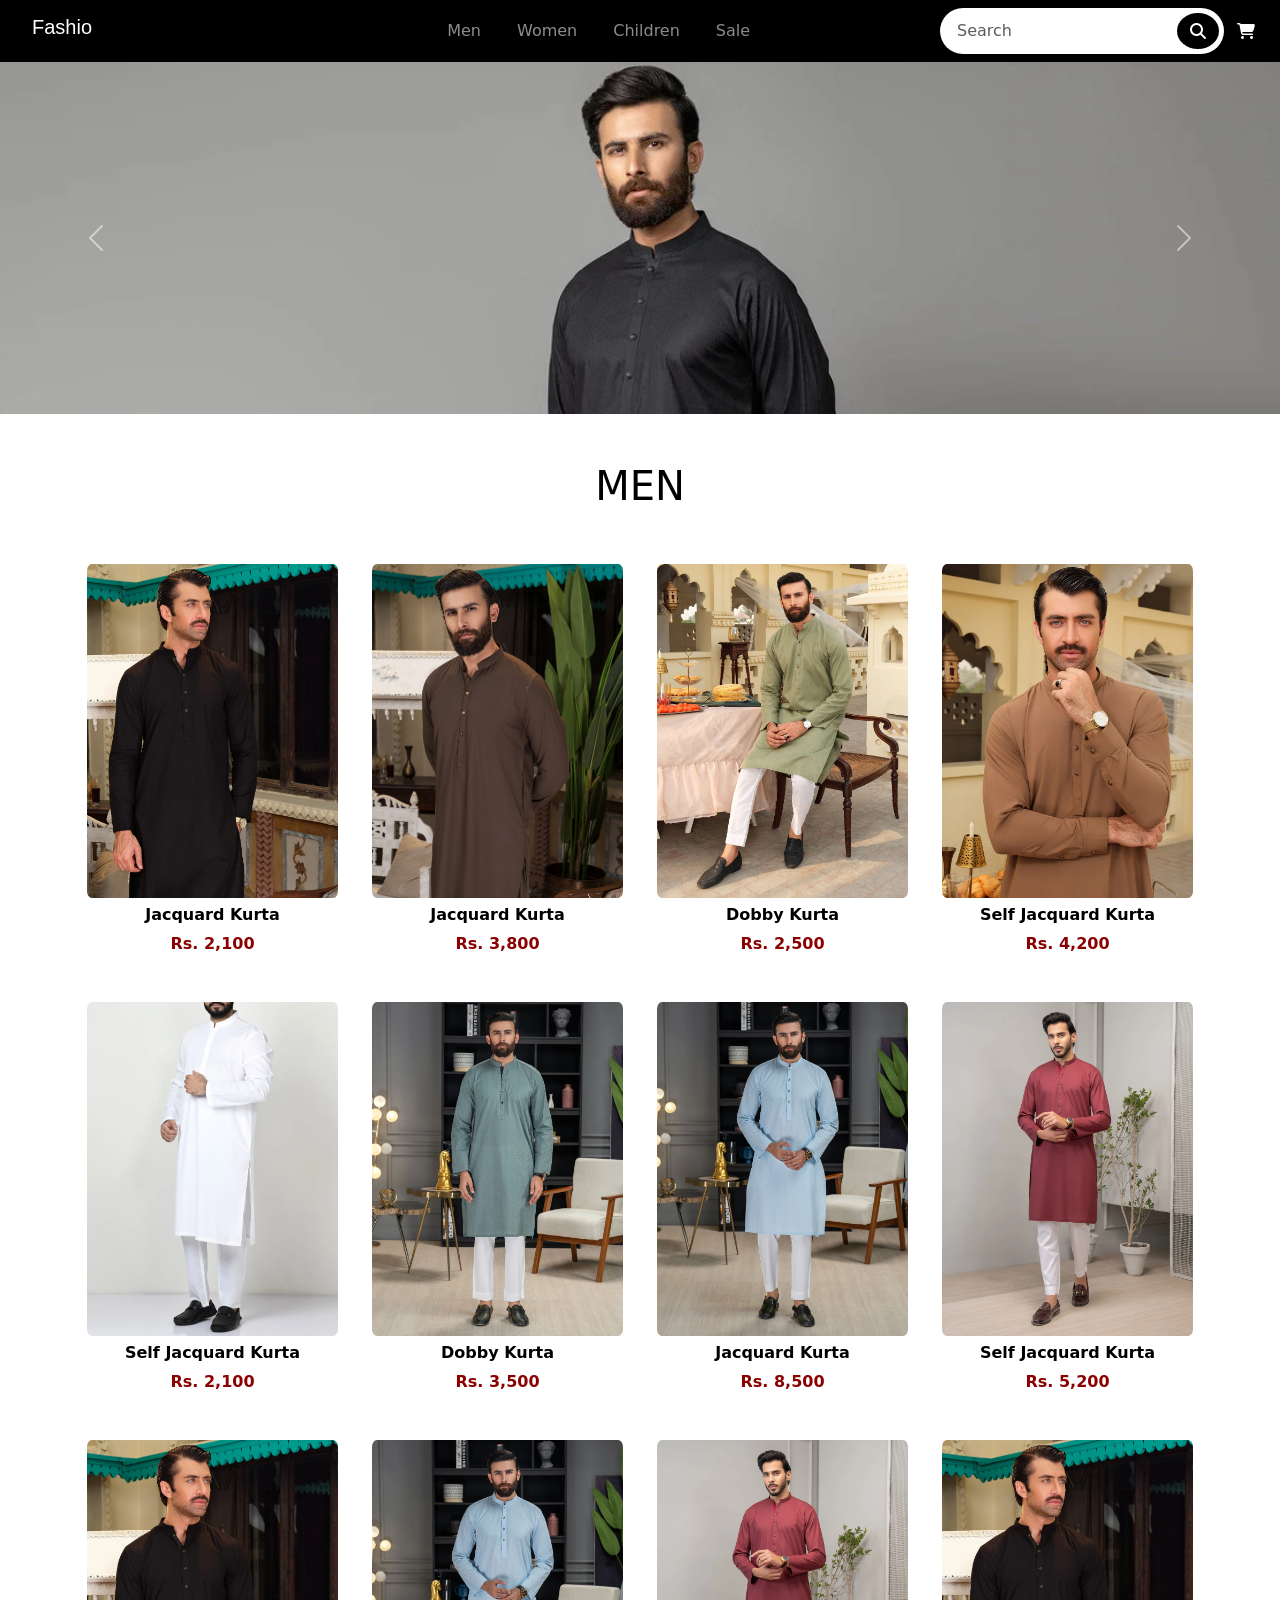
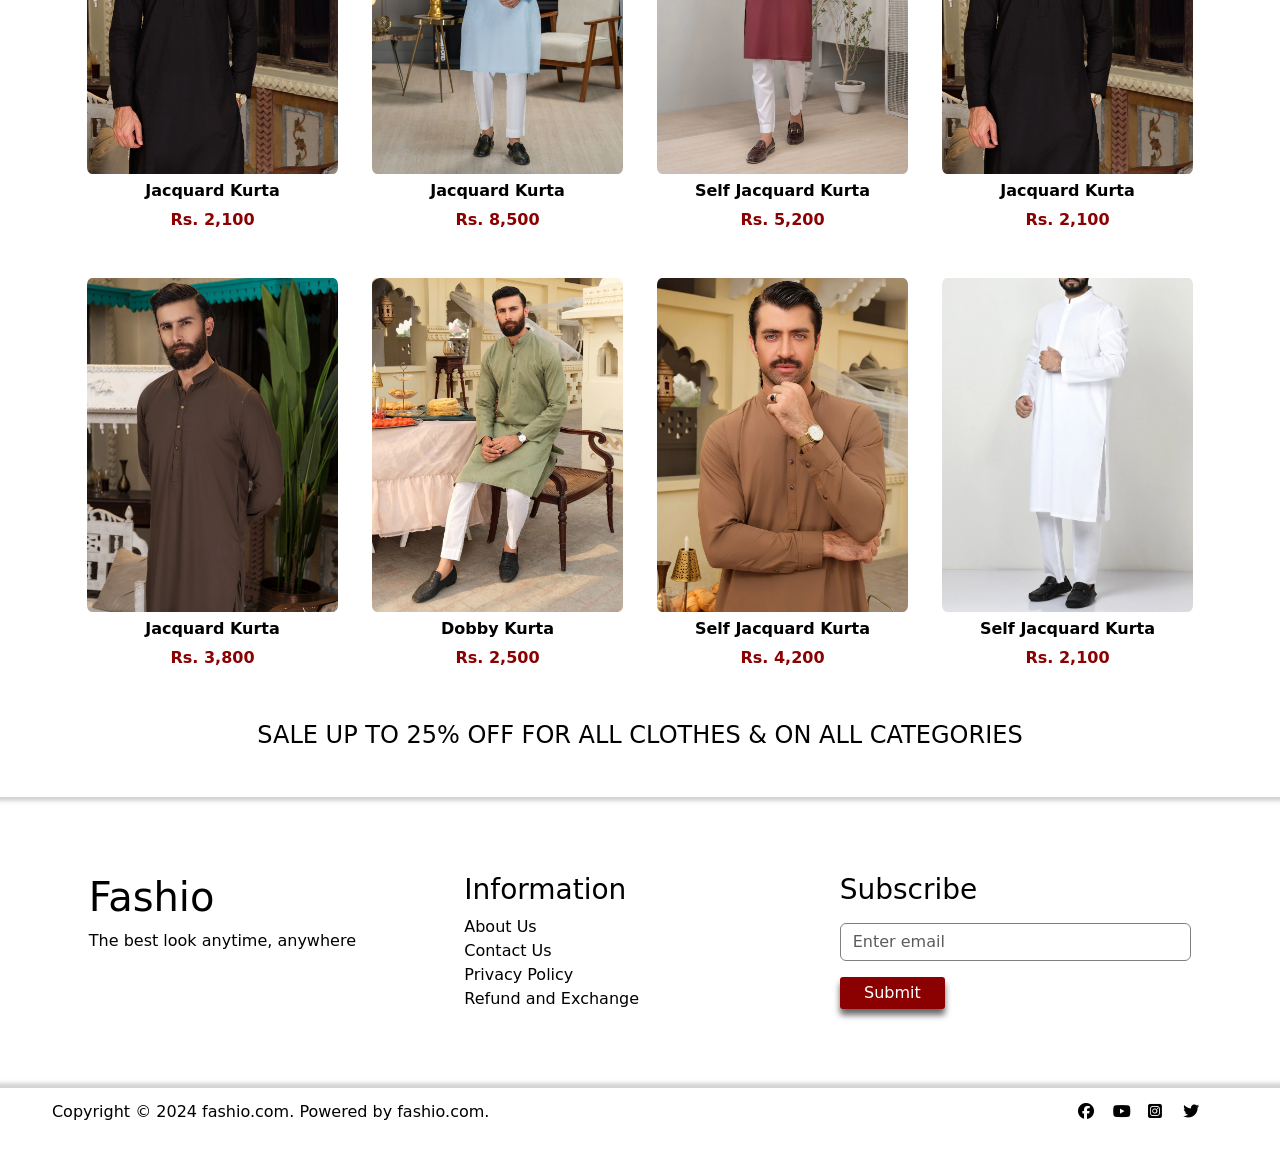
<file: men.html>
<!DOCTYPE html>
<html lang="en">

<head>
    <meta charset="UTF-8">
    <meta name="viewport" content="width=device-width, initial-scale=1.0">
    <title>Fashio</title>
    <link href="https://cdn.jsdelivr.net/npm/bootstrap@5.3.3/dist/css/bootstrap.min.css" rel="stylesheet">
    <script src="https://cdn.jsdelivr.net/npm/bootstrap@5.3.3/dist/js/bootstrap.bundle.min.js"></script>
    <link rel="stylesheet" href="https://cdnjs.cloudflare.com/ajax/libs/font-awesome/6.6.0/css/all.min.css" />
    <link rel="stylesheet" href="css/myStyle.css">
</head>

<body>
    <nav class="navbar navbar-expand-md navbar-dark bg-black">
        <div class="container-fluid">
            <a class="navbar-brand h1 col-md-2" href="index.html">Fashio</a>
            <button class="btn fa-solid fa-cart-shopping navbar-toggler"></button>
            <button class="navbar-toggler" type="button" data-bs-toggle="collapse" data-bs-target="#mynavbar">
                <span class="navbar-toggler-icon"></span>
            </button>
            <div class="collapse navbar-collapse" id="mynavbar">
                <ul class="navbar-nav m-auto ml-20%">
                    <li class="nav-item">
                        <a class="nav-link" href="men.html">Men</a>
                    </li>
                    <li class="nav-item">
                        <a class="nav-link" href="women.html">Women</a>
                    </li>
                    <li class="nav-item">
                        <a class="nav-link" href="children.html">Children</a>
                    </li>
                    <li class="nav-item">
                        <a class="nav-link" href="sale.html">Sale</a>
                    </li>
                </ul>
                <form class="d-flex">
                    <input class="form-control me-2" type="text" placeholder="Search">
                    <button class="btn fa fa-search" type="button"></button>
                </form>
                <button class="btn hello fa-solid fa-cart-shopping"></button>

            </div>
        </div>
    </nav>
    <div id="carouselExampleFade" class="carousel slide carousel-fade" data-bs-ride="carousel">
        <div class="carousel-inner">
            <div class="carousel-item active">
                <img src="images/slider/men.webp" class="d-block w-100" alt="...">
            </div>
            <!-- <div class="carousel-item">
                <img src="images/slider/men.webp" class="d-block w-100" alt="...">
            </div> -->
            <div class="carousel-item">
                <img src="images/slider/men2.webp" class="d-block w-100" alt="...">
            </div>
        </div>
        <button class="carousel-control-prev" type="button" data-bs-target="#carouselExampleFade" data-bs-slide="prev">
            <span class="carousel-control-prev-icon" aria-hidden="true"></span>
            <span class="visually-hidden">Previous</span>
        </button>
        <button class="carousel-control-next" type="button" data-bs-target="#carouselExampleFade" data-bs-slide="next">
            <span class="carousel-control-next-icon" aria-hidden="true"></span>
            <span class="visually-hidden">Next</span>
        </button>
    </div>
    <div class="container">
        <div class="row row3">
            <h1 class="text-center pt-5">MEN</h1>
            <div class="dress col-6 col-md-4 col-lg-3" onclick="location.href='product.html';">
                <div class="items">
                    <img src="images/dresses/men/1.webp" alt="Jacquard Kurta">
                </div>
                <p>Jacquard Kurta</p>
                <p class="price">Rs. 2,100</p>
            </div>
            <div class="dress col-6 col-md-4 col-lg-3" onclick="location.href='product.html';">
                <div class="items">
                    <img src="images/dresses/men/2.webp" alt="Jacquard Kurta">
                </div>
                <p>Jacquard Kurta</p>
                <p class="price">Rs. 3,800</p>
            </div>
            <div class="dress col-6 col-md-4 col-lg-3" onclick="location.href='product.html';">
                <div class="items">
                    <img src="images/dresses/men/3.webp" alt="Dobby Kurta">
                </div>
                <p>Dobby Kurta</p>
                <p class="price">Rs. 2,500</p>
            </div>
            <div class="dress col-6 col-md-4 col-lg-3" onclick="location.href='product.html';">
                <div class="items">
                    <img src="images/dresses/men/4.webp" alt="Self Jacquard Kurta">
                </div>
                <p>Self Jacquard Kurta</p>
                <p class="price">Rs. 4,200</p>
            </div>
            <div class="dress col-6 col-md-4 col-lg-3" onclick="location.href='product.html';">
                <div class="items">
                    <img src="images/dresses/men/5.webp" alt="Jacquard Kurta">
                </div>
                <p>Self Jacquard Kurta</p>
                <p class="price">Rs. 2,100</p>
            </div>
            <div class="dress col-6 col-md-4 col-lg-3" onclick="location.href='product.html';">
                <div class="items">
                    <img src="images/dresses/men/6.webp" alt="Jacquard Kurta">
                </div>
                <p>Dobby Kurta</p>
                <p class="price">Rs. 3,500</p>
            </div>
            <div class="dress col-6 col-md-4 col-lg-3" onclick="location.href='product.html';">
                <div class="items">
                    <img src="images/dresses/men/7.webp" alt="Dobby Kurta">
                </div>
                <p>Jacquard Kurta</p>
                <p class="price">Rs. 8,500</p>
            </div>
            <div class="dress col-6 col-md-4 col-lg-3" onclick="location.href='product.html';">
                <div class="items">
                    <img src="images/dresses/men/8.webp" alt="Self Jacquard Kurta">
                </div>
                <p>Self Jacquard Kurta</p>
                <p class="price">Rs. 5,200</p>
            </div>
            <div class="dress col-6 col-md-4 col-lg-3" onclick="location.href='product.html';">
                <div class="items">
                    <img src="images/dresses/men/1.webp" alt="Jacquard Kurta">
                </div>
                <p>Jacquard Kurta</p>
                <p class="price">Rs. 2,100</p>
            </div>
            <div class="dress col-6 col-md-4 col-lg-3" onclick="location.href='product.html';">
                <div class="items">
                    <img src="images/dresses/men/7.webp" alt="Dobby Kurta">
                </div>
                <p>Jacquard Kurta</p>
                <p class="price">Rs. 8,500</p>
            </div>
            <div class="dress col-6 col-md-4 col-lg-3" onclick="location.href='product.html';">
                <div class="items">
                    <img src="images/dresses/men/8.webp" alt="Self Jacquard Kurta">
                </div>
                <p>Self Jacquard Kurta</p>
                <p class="price">Rs. 5,200</p>
            </div>
            <div class="dress col-6 col-md-4 col-lg-3" onclick="location.href='product.html';">
                <div class="items">
                    <img src="images/dresses/men/1.webp" alt="Jacquard Kurta">
                </div>
                <p>Jacquard Kurta</p>
                <p class="price">Rs. 2,100</p>
            </div>
            <div class="dress col-6 col-md-4 col-lg-3" onclick="location.href='product.html';">
                <div class="items">
                    <img src="images/dresses/men/2.webp" alt="Jacquard Kurta">
                </div>
                <p>Jacquard Kurta</p>
                <p class="price">Rs. 3,800</p>
            </div>
            <div class="dress col-6 col-md-4 col-lg-3" onclick="location.href='product.html';">
                <div class="items">
                    <img src="images/dresses/men/3.webp" alt="Dobby Kurta">
                </div>
                <p>Dobby Kurta</p>
                <p class="price">Rs. 2,500</p>
            </div>
            <div class="dress col-6 col-md-4 col-lg-3" onclick="location.href='product.html';">
                <div class="items">
                    <img src="images/dresses/men/4.webp" alt="Self Jacquard Kurta">
                </div>
                <p>Self Jacquard Kurta</p>
                <p class="price">Rs. 4,200</p>
            </div>
            <div class="dress col-6 col-md-4 col-lg-3" onclick="location.href='product.html';">
                <div class="items">
                    <img src="images/dresses/men/5.webp" alt="Jacquard Kurta">
                </div>
                <p>Self Jacquard Kurta</p>
                <p class="price">Rs. 2,100</p>
            </div>
        </div>
    </div>
    
    <div class="row row33">
        <h4>SALE UP TO 25% OFF FOR ALL CLOTHES & ON ALL CATEGORIES</h4>
    </div>
    <div class="row row4">
        <div class="container col-md-4 col-sm-12">
            <h1>Fashio</h1>
            <p>The best look anytime, anywhere</p>
        </div>
        <div class="container info col-md-4 col-sm-12">
            <h3>Information</h3>
            <a href="about.html">About Us</a><br>   
            <a href="contact.html">Contact Us</a><br> 
            <a href="privacy.html">Privacy Policy</a><br> 
            <a href="refund.html">Refund and Exchange</a>
        </div>
        <div class="info col-md-4 col-sm-12">
            <h3>Subscribe</h3>
            <form action="#">
                <div class="mb-3 mt-3">
                    <input type="email" class="form-control" id="email" placeholder="Enter email" name="email">
                </div>
                <button type="submit" class="button2">Submit</button>
            </form>
        </div>
    </div>
    <div class="row footer">
        <div class="col-md-10 col-sm-12 copy">
            <p>Copyright © 2024 fashio.com. Powered by fashio.com.</p>
        </div>
        <div class="SocialMediaIcon col-md-2 col-sm-12">
            <a href=""><i class="fa-brands fa-facebook"></i></a>
            <a href=""><i class="fa-brands fa-youtube"></i></a>
            <a href=""><i class="fa-brands fa-square-instagram"></i></a>
            <a href=""><i class="fa-brands fa-twitter"></i></a>
        </div>
    </div>

</body>

</html>
</file>
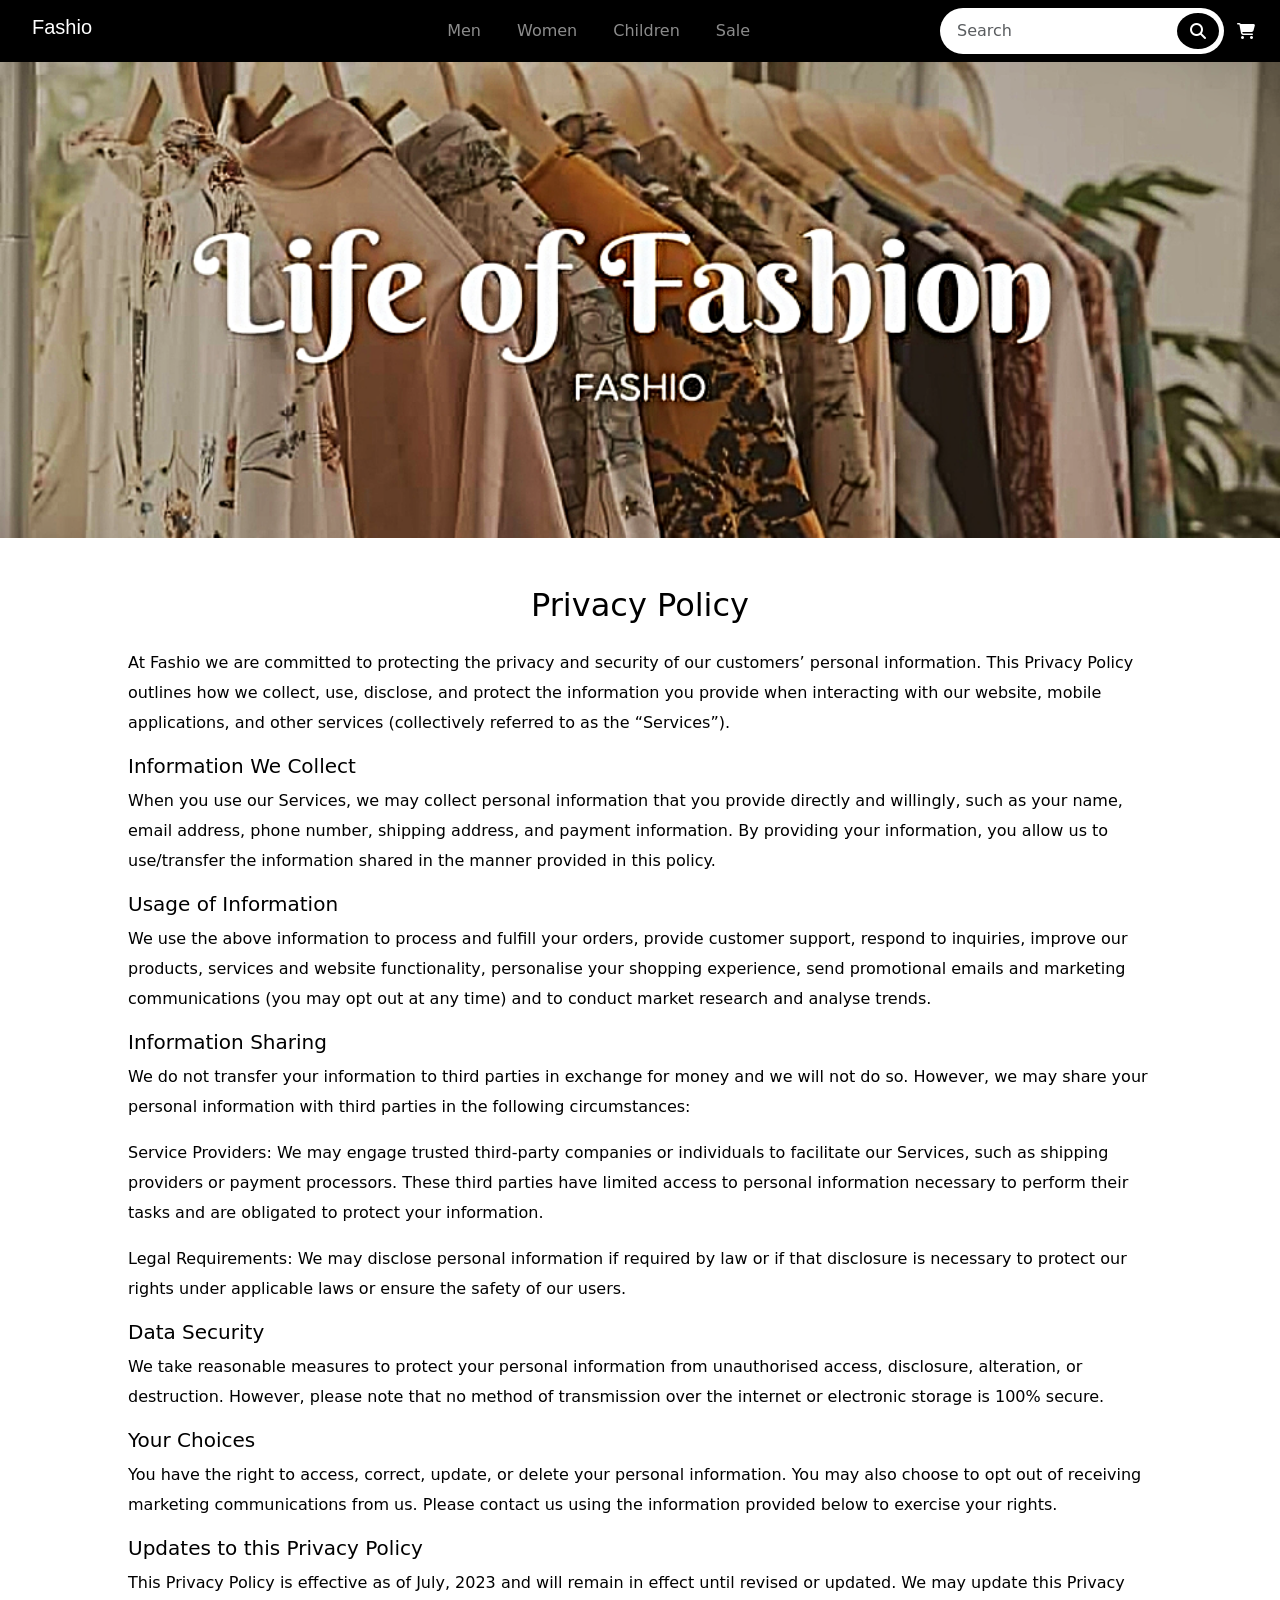
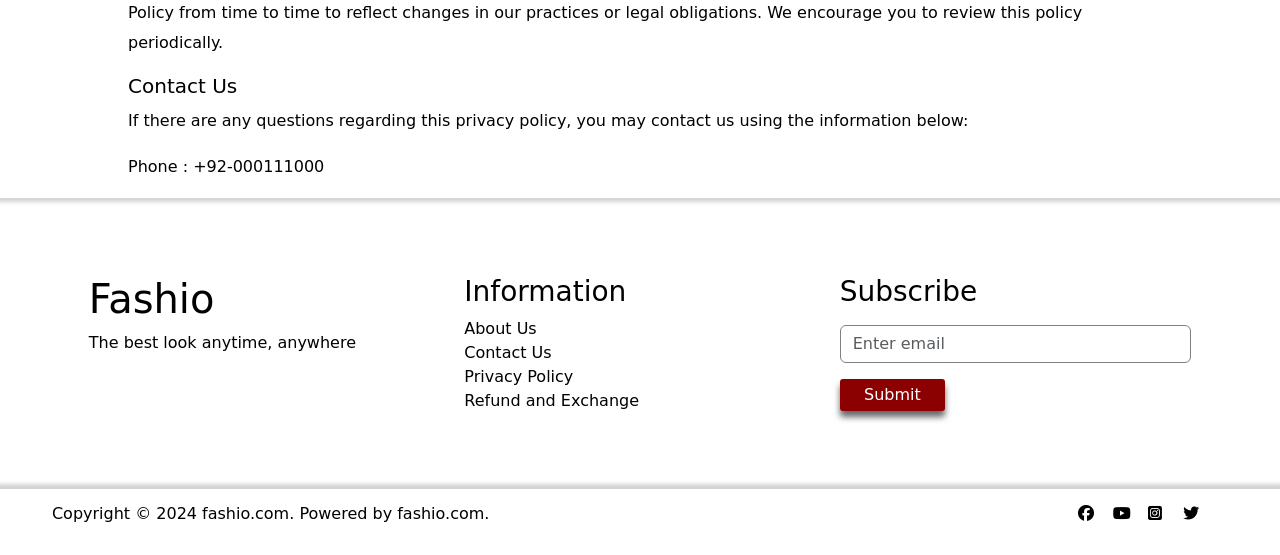
<file: privacy.html>
<!DOCTYPE html>
<html lang="en">

<head>
    <meta charset="UTF-8">
    <meta name="viewport" content="width=device-width, initial-scale=1.0">
    <title>Fashio</title>
    <link href="https://cdn.jsdelivr.net/npm/bootstrap@5.3.3/dist/css/bootstrap.min.css" rel="stylesheet">
    <script src="https://cdn.jsdelivr.net/npm/bootstrap@5.3.3/dist/js/bootstrap.bundle.min.js"></script>
    <link rel="stylesheet" href="https://cdnjs.cloudflare.com/ajax/libs/font-awesome/6.6.0/css/all.min.css" />
    <link rel="stylesheet" href="css/myStyle.css">
    <style>
        .row0 {
            padding-left: 10%;
            padding-right: 10%;
            box-shadow: 0px 4px 4px lightgray;
        }
        .team {
            text-align: left;
            line-height: 30px;
        }
    </style>
</head>

<body>
    <nav class="navbar navbar-expand-md navbar-dark bg-black">
        <div class="container-fluid">
            <a class="navbar-brand h1 col-md-2" href="index.html">Fashio</a>
            <button class="btn fa-solid fa-cart-shopping navbar-toggler"></button>
            <button class="navbar-toggler" type="button" data-bs-toggle="collapse" data-bs-target="#mynavbar">
                <span class="navbar-toggler-icon"></span>
            </button>
            <div class="collapse navbar-collapse" id="mynavbar">
                <ul class="navbar-nav m-auto ml-20%">
                    <li class="nav-item">
                        <a class="nav-link" href="men.html">Men</a>
                    </li>
                    <li class="nav-item">
                        <a class="nav-link" href="women.html">Women</a>
                    </li>
                    <li class="nav-item">
                        <a class="nav-link" href="children.html">Children</a>
                    </li>
                    <li class="nav-item">
                        <a class="nav-link" href="sale.html">Sale</a>
                    </li>
                </ul>
                <form class="d-flex">
                    <input class="form-control me-2" type="text" placeholder="Search">
                    <button class="btn fa fa-search" type="button"></button>
                </form>
                <button class="btn hello fa-solid fa-cart-shopping"></button>

            </div>
        </div>
    </nav>
    <div id="carouselExampleFade" class="carousel slide carousel-fade" data-bs-ride="carousel">
        <div class="carousel-inner">
            <div class="carousel-item active">
                <img src="images/about/cover.png" class="d-block w-100" alt="...">
            </div>
            <!-- <div class="carousel-item">
                <img src="images/slider/men.webp" class="d-block w-100" alt="...">
            </div> -->
            <!-- <div class="carousel-item">
                <img src="images/slider/women2.webp" class="d-block w-100" alt="...">
            </div> -->
        </div>
    </div>
    <div class="row row0 p5">
        <h2 class="text-center pt-5 pb-3">Privacy Policy</h2>
        <div class="team col-sm-12  col-md-12 col-lg-12">
            <p>At Fashio we are committed to protecting the privacy and security of our customers’ personal information. This Privacy Policy outlines how we collect, use, disclose, and protect the information you provide when interacting with our website, mobile applications, and other services (collectively referred to as the “Services”).</p>
            <h5>Information We Collect</h5>
            <p>When you use our Services, we may collect personal information that you provide directly and willingly, such as your name, email address, phone number, shipping address, and payment information. By providing your information, you allow us to use/transfer the information shared in the manner provided in this policy.</p>
            <h5>Usage of Information</h5>
            <p>We use the above information to process and fulfill your orders, provide customer support, respond to inquiries, improve our products, services and website functionality, personalise your shopping experience, send promotional emails and marketing communications (you may opt out at any time) and to conduct market research and analyse trends.</p>
            <h5>Information Sharing</h5>
            <p>We do not transfer your information to third parties in exchange for money and we will not do so. However, we may share your personal information with third parties in the following circumstances:</p>
            <p>Service Providers: We may engage trusted third-party companies or individuals to facilitate our Services, such as shipping providers or payment processors. These third parties have limited access to personal information necessary to perform their tasks and are obligated to protect your information.</p>
            <p>Legal Requirements: We may disclose personal information if required by law or if that disclosure is necessary to protect our rights under applicable laws or ensure the safety of our users.</p>
            <h5>Data Security</h5>
            <p>We take reasonable measures to protect your personal information from unauthorised access, disclosure, alteration, or destruction. However, please note that no method of transmission over the internet or electronic storage is 100% secure.</p>
            <h5>Your Choices</h5>
            <p>You have the right to access, correct, update, or delete your personal information. You may also choose to opt out of receiving marketing communications from us. Please contact us using the information provided below to exercise your rights.</p>
            <h5>Updates to this Privacy Policy</h5>
            <p>This Privacy Policy is effective as of July, 2023 and will remain in effect until revised or updated. We may update this Privacy Policy from time to time to reflect changes in our practices or legal obligations. We encourage you to review this policy periodically.</p>
            <h5>Contact Us</h5>
            <p>If there are any questions regarding this privacy policy, you may contact us using the information below:</p>
            <p>Phone : +92-000111000</p>
        </div>
    </div>
    <div class="row row4">
        <div class="container col-md-4 col-sm-12">
            <h1>Fashio</h1>
            <p>The best look anytime, anywhere</p>
        </div>
        <div class="container info col-md-4 col-sm-12">
            <h3>Information</h3>
            <a href="about.html">About Us</a><br>   
            <a href="contact.html">Contact Us</a><br> 
            <a href="privacy.html">Privacy Policy</a><br> 
            <a href="refund.html">Refund and Exchange</a>
        </div>
        <div class="info col-md-4 col-sm-12">
            <h3>Subscribe</h3>
            <form action="#">
                <div class="mb-3 mt-3">
                    <input type="email" class="form-control" id="email" placeholder="Enter email" name="email">
                </div>
                <button type="submit" class="button2">Submit</button>
            </form>
        </div>
    </div>
    <div class="row footer">
        <div class="col-md-10 col-sm-12 copy">
            <p>Copyright © 2024 fashio.com. Powered by fashio.com.</p>
        </div>
        <div class="SocialMediaIcon col-md-2 col-sm-12">
            <a href=""><i class="fa-brands fa-facebook"></i></a>
            <a href=""><i class="fa-brands fa-youtube"></i></a>
            <a href=""><i class="fa-brands fa-square-instagram"></i></a>
            <a href=""><i class="fa-brands fa-twitter"></i></a>
        </div>
    </div>

</body>

</html>
</file>
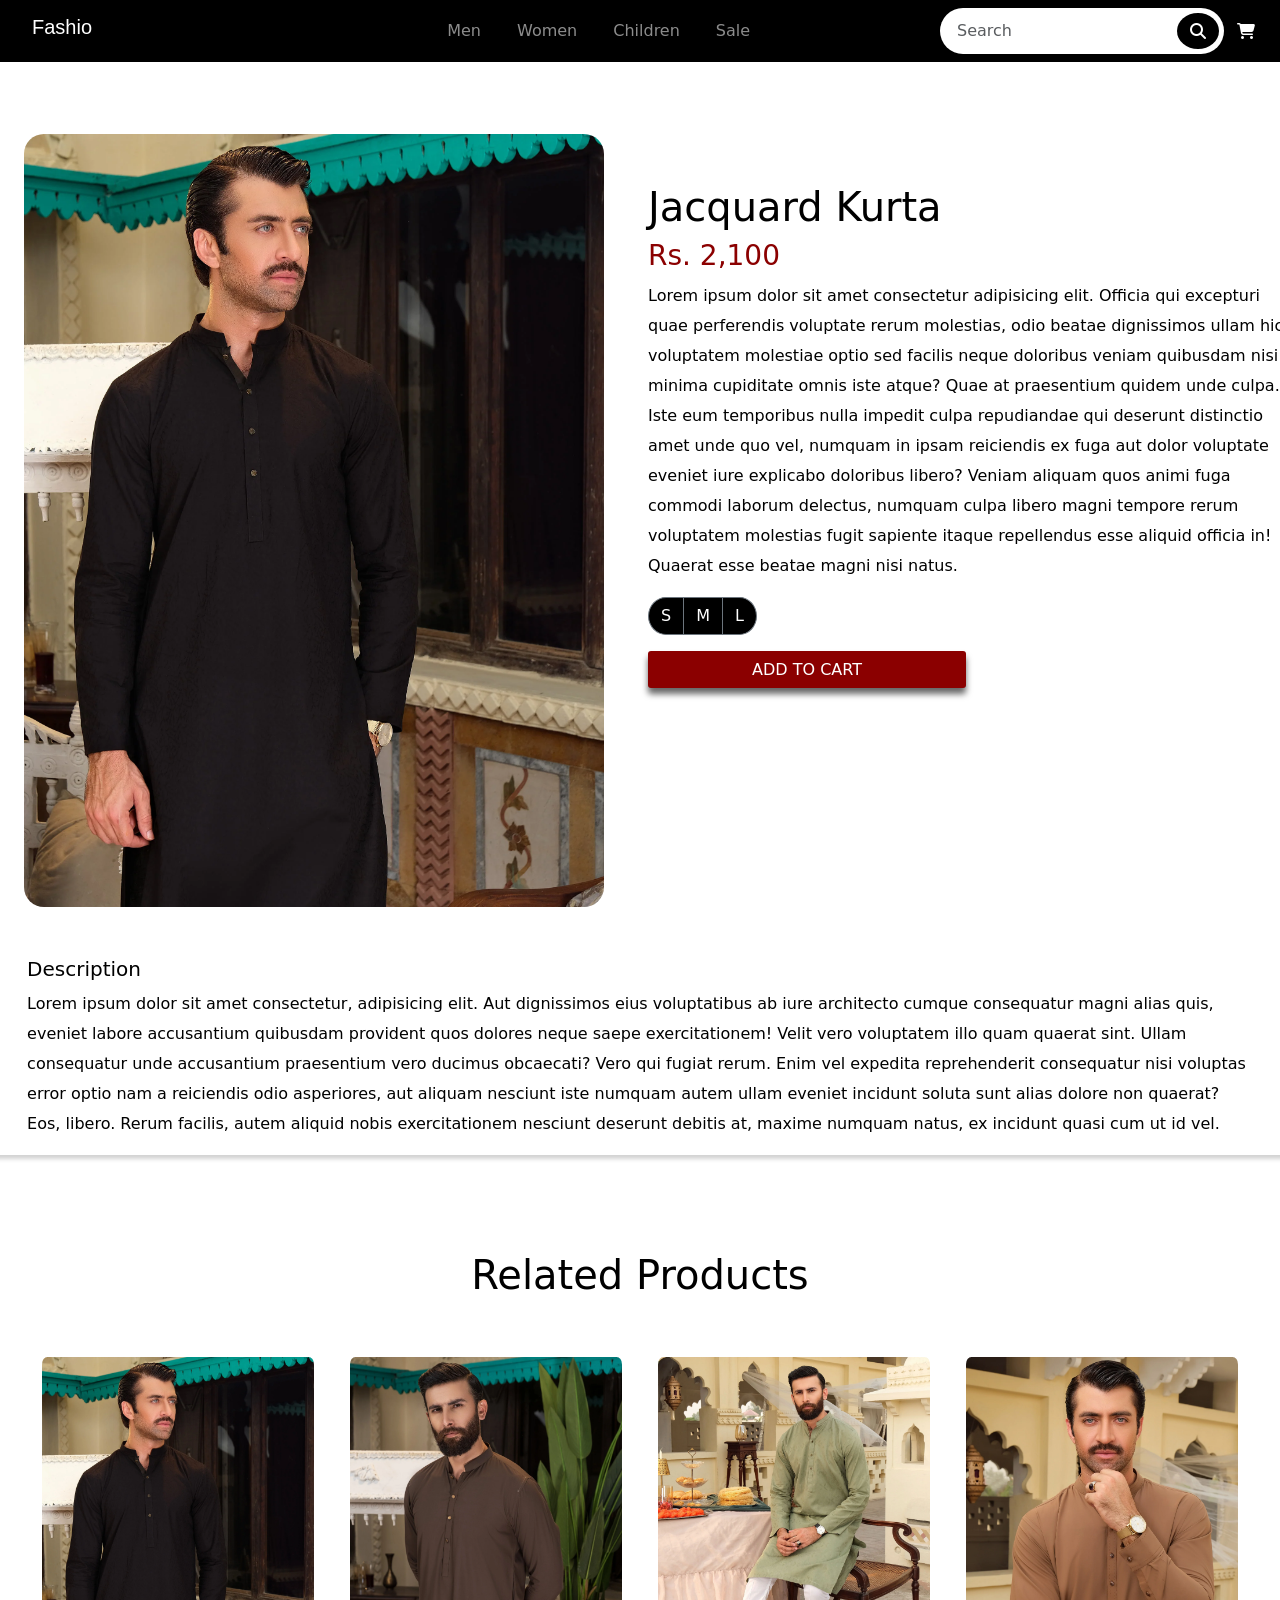
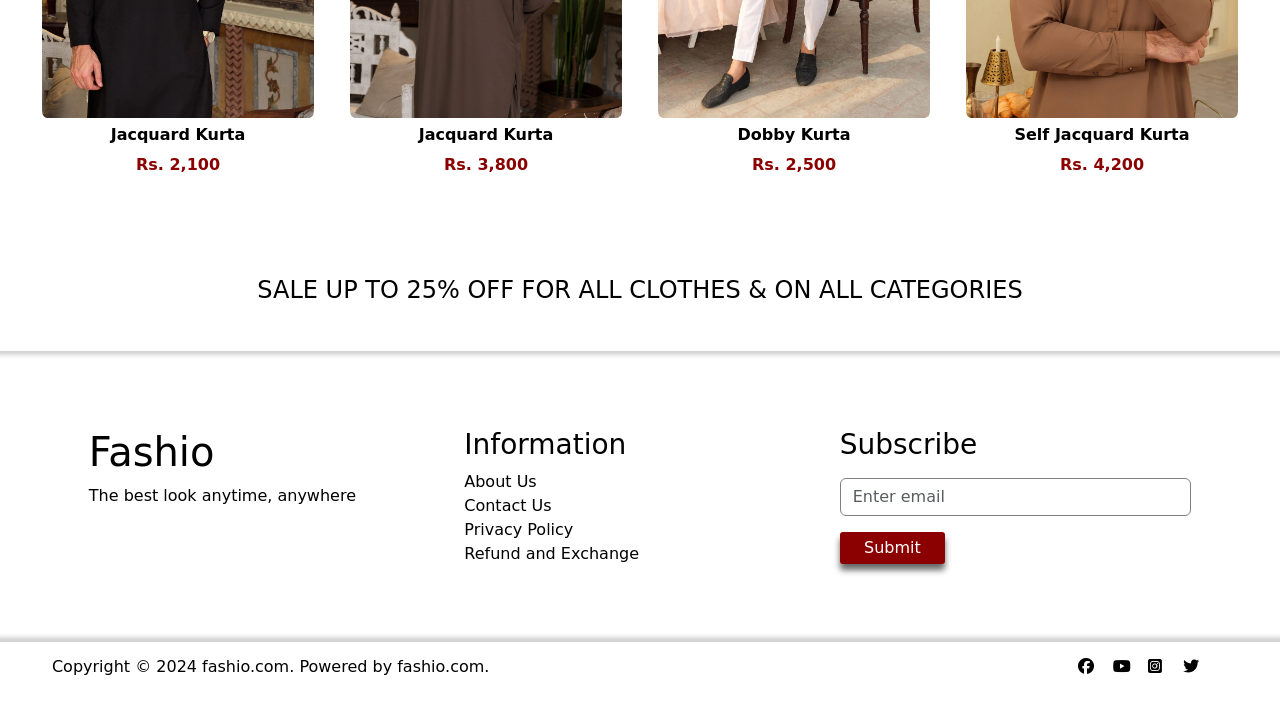
<file: product.html>
<!DOCTYPE html>
<html lang="en">

<head>
    <meta charset="UTF-8">
    <meta name="viewport" content="width=device-width, initial-scale=1.0">
    <title>Fashio</title>
    <link href="https://cdn.jsdelivr.net/npm/bootstrap@5.3.3/dist/css/bootstrap.min.css" rel="stylesheet">
    <script src="https://cdn.jsdelivr.net/npm/bootstrap@5.3.3/dist/js/bootstrap.bundle.min.js"></script>
    <link rel="stylesheet" href="https://cdnjs.cloudflare.com/ajax/libs/font-awesome/6.6.0/css/all.min.css" />
    <link rel="stylesheet" href="css/myStyle.css">
    <style>
        .logo img {
            width: 100%;
            height: 100%;
        }

        .who {
            text-align: left;
            line-height: 30px;
            margin-top: 5%;
        }

        .row0 {
            padding-left: 10%;
            padding-right: 10%;
            box-shadow: 0px 4px 4px lightgray;
        }

        .who h3 {
            color: darkred;
        }

        .button3 {
            width: 50%;
            height: 5%;
            border-radius: 3px;
            background-color: darkred;
            color: white;
            border: none;
            padding: 4px;
            box-shadow: 0 6px 6px rgba(0, 0, 0, 0.6);
        }

        .button3:hover {
            background-color: coral;
        }

        .des {
            line-height: 30px;
            padding-left: 3%;
            padding-right: 3%;
            margin-top: 2%;
            box-shadow: 0px 4px 4px lightgray;
        }

        @media (max-width: 576px) {
            .row00 {
                text-align: center;
                margin-left: 4%;
                margin-right: 4%;
            }

            .who {
                text-align: center;
            }

            .small {
                margin-left: 35%;
            }
        }
    </style>
</head>

<body>
    <nav class="navbar navbar-expand-md navbar-dark bg-black">
        <div class="container-fluid">
            <a class="navbar-brand h1 col-md-2" href="index.html">Fashio</a>
            <button class="btn fa-solid fa-cart-shopping navbar-toggler"></button>
            <button class="navbar-toggler" type="button" data-bs-toggle="collapse" data-bs-target="#mynavbar">
                <span class="navbar-toggler-icon"></span>
            </button>
            <div class="collapse navbar-collapse" id="mynavbar">
                <ul class="navbar-nav m-auto ml-20%">
                    <li class="nav-item">
                        <a class="nav-link" href="men.html">Men</a>
                    </li>
                    <li class="nav-item">
                        <a class="nav-link" href="women.html">Women</a>
                    </li>
                    <li class="nav-item">
                        <a class="nav-link" href="children.html">Children</a>
                    </li>
                    <li class="nav-item">
                        <a class="nav-link" href="sale.html">Sale</a>
                    </li>
                </ul>
                <form class="d-flex">
                    <input class="form-control me-2" type="text" placeholder="Search">
                    <button class="btn fa fa-search" type="button"></button>
                </form>
                <button class="btn hello fa-solid fa-cart-shopping"></button>

            </div>
        </div>
    </nav>
    <div class="row row00 mt-5">
        <div class="container col-sm-12  cols-md-12 col-lg-6">
            <div class="logo p-4">
                <img src="images/dresses/men/1.webp" alt="">
            </div>
        </div>
        <div class="who col-sm-12  col-md-12 col-lg-6 p-2">
            <h1>Jacquard Kurta</h1>
            <h3>Rs. 2,100</h3>
            <p>Lorem ipsum dolor sit amet consectetur adipisicing elit. Officia qui excepturi quae perferendis voluptate
                rerum molestias, odio beatae dignissimos ullam hic voluptatem molestiae optio sed facilis neque
                doloribus veniam quibusdam nisi minima cupiditate omnis iste atque? Quae at praesentium quidem unde
                culpa. Iste eum temporibus nulla impedit culpa repudiandae qui deserunt distinctio amet unde quo vel,
                numquam in ipsam reiciendis ex fuga aut dolor voluptate eveniet iure explicabo doloribus libero? Veniam
                aliquam quos animi fuga commodi laborum delectus, numquam culpa libero magni tempore rerum voluptatem
                molestias fugit sapiente itaque repellendus esse aliquid officia in! Quaerat esse beatae magni nisi
                natus.
            </p>
            <div class="btn-toolbar mb-3" role="toolbar" aria-label="Toolbar with button groups">
                <div class="btn-group small me-2" role="group" aria-label="First group">
                    <button type="button" id="b1" onclick="fun(id)" class="btn btn-outline-secondary">S</button>
                    <button type="button" id="b2" onclick="fun(id)" class="btn btn-outline-secondary">M</button>
                    <button type="button" id="b3" onclick="fun(id)" class="btn btn-outline-secondary">L</button>
                </div>
            </div>
            <button type="submit" class="button3">ADD TO CART</button>
        </div>
        <div class="des col-sm-12  col-md-12 col-lg-12">
            <h5>Description</h5>
            <p>Lorem ipsum dolor sit amet consectetur, adipisicing elit. Aut dignissimos eius voluptatibus ab iure
                architecto cumque consequatur magni alias quis, eveniet labore accusantium quibusdam provident quos
                dolores neque saepe exercitationem! Velit vero voluptatem illo quam quaerat sint. Ullam consequatur unde
                accusantium praesentium vero ducimus obcaecati? Vero qui fugiat rerum. Enim vel expedita reprehenderit
                consequatur nisi voluptas error optio nam a reiciendis odio asperiores, aut aliquam nesciunt iste
                numquam autem ullam eveniet incidunt soluta sunt alias dolore non quaerat? Eos, libero. Rerum facilis,
                autem aliquid nobis exercitationem nesciunt deserunt debitis at, maxime numquam natus, ex incidunt quasi
                cum ut id vel.</p>
        </div>
        <div class="container p-5">
            <div class="row row3">
                <h1 class="text-center pt-5">Related Products</h1>
                <div class="dress col-6 col-md-4 col-lg-3" onclick="location.href='product.html';">
                    <div class="items">
                        <img src="images/dresses/men/1.webp" alt="Jacquard Kurta">
                    </div>
                    <p>Jacquard Kurta</p>
                    <p class="price">Rs. 2,100</p>
                </div>
                <div class="dress col-6 col-md-4 col-lg-3" onclick="location.href='product.html';">
                    <div class="items">
                        <img src="images/dresses/men/2.webp" alt="Jacquard Kurta">
                    </div>
                    <p>Jacquard Kurta</p>
                    <p class="price">Rs. 3,800</p>
                </div>
                <div class="dress col-6 col-md-4 col-lg-3" onclick="location.href='product.html';">
                    <div class="items">
                        <img src="images/dresses/men/3.webp" alt="Dobby Kurta">
                    </div>
                    <p>Dobby Kurta</p>
                    <p class="price">Rs. 2,500</p>
                </div>
                <div class="dress col-6 col-md-4 col-lg-3" onclick="location.href='product.html';">
                    <div class="items">
                        <img src="images/dresses/men/4.webp" alt="Self Jacquard Kurta">
                    </div>
                    <p>Self Jacquard Kurta</p>
                    <p class="price">Rs. 4,200</p>
                </div>
            </div>
        </div>
    </div>
    <div class="row row33">
        <h4>SALE UP TO 25% OFF FOR ALL CLOTHES & ON ALL CATEGORIES</h4>
    </div>
    <div class="row row4">
        <div class="container col-md-4 col-sm-12">
            <h1>Fashio</h1>
            <p>The best look anytime, anywhere</p>
        </div>
        <div class="container info col-md-4 col-sm-12">
            <h3>Information</h3>
            <a href="about.html">About Us</a><br>
            <a href="contact.html">Contact Us</a><br>
            <a href="privacy.html">Privacy Policy</a><br>
            <a href="refund.html">Refund and Exchange</a>
        </div>
        <div class="info col-md-4 col-sm-12">
            <h3>Subscribe</h3>
            <form action="#">
                <div class="mb-3 mt-3">
                    <input type="email" class="form-control" id="email" placeholder="Enter email" name="email">
                </div>
                <button type="submit" class="button2">Submit</button>
            </form>
        </div>
    </div>
    <div class="row footer">
        <div class="col-md-10 col-sm-12 copy">
            <p>Copyright © 2024 fashio.com. Powered by fashio.com.</p>
        </div>
        <div class="SocialMediaIcon col-md-2 col-sm-12">
            <a href=""><i class="fa-brands fa-facebook"></i></a>
            <a href=""><i class="fa-brands fa-youtube"></i></a>
            <a href=""><i class="fa-brands fa-square-instagram"></i></a>
            <a href=""><i class="fa-brands fa-twitter"></i></a>
        </div>
    </div>

</body>
<script>
    function fun(id) {
        // Reset all buttons to their default state
        const buttons = document.querySelectorAll('.btn-group .btn');
        buttons.forEach(button => {
            button.style.backgroundColor = ''; // Reset background color
            button.disabled = false; // Enable all buttons
        });

        // Set the selected button's style and disable others
        document.getElementById(id).style.backgroundColor = 'darkred';
        buttons.forEach(button => {
            if (button.id !== id) {
                button.disabled = true; // Disable other buttons
            }
        });
    }
</script>

</html>
</file>
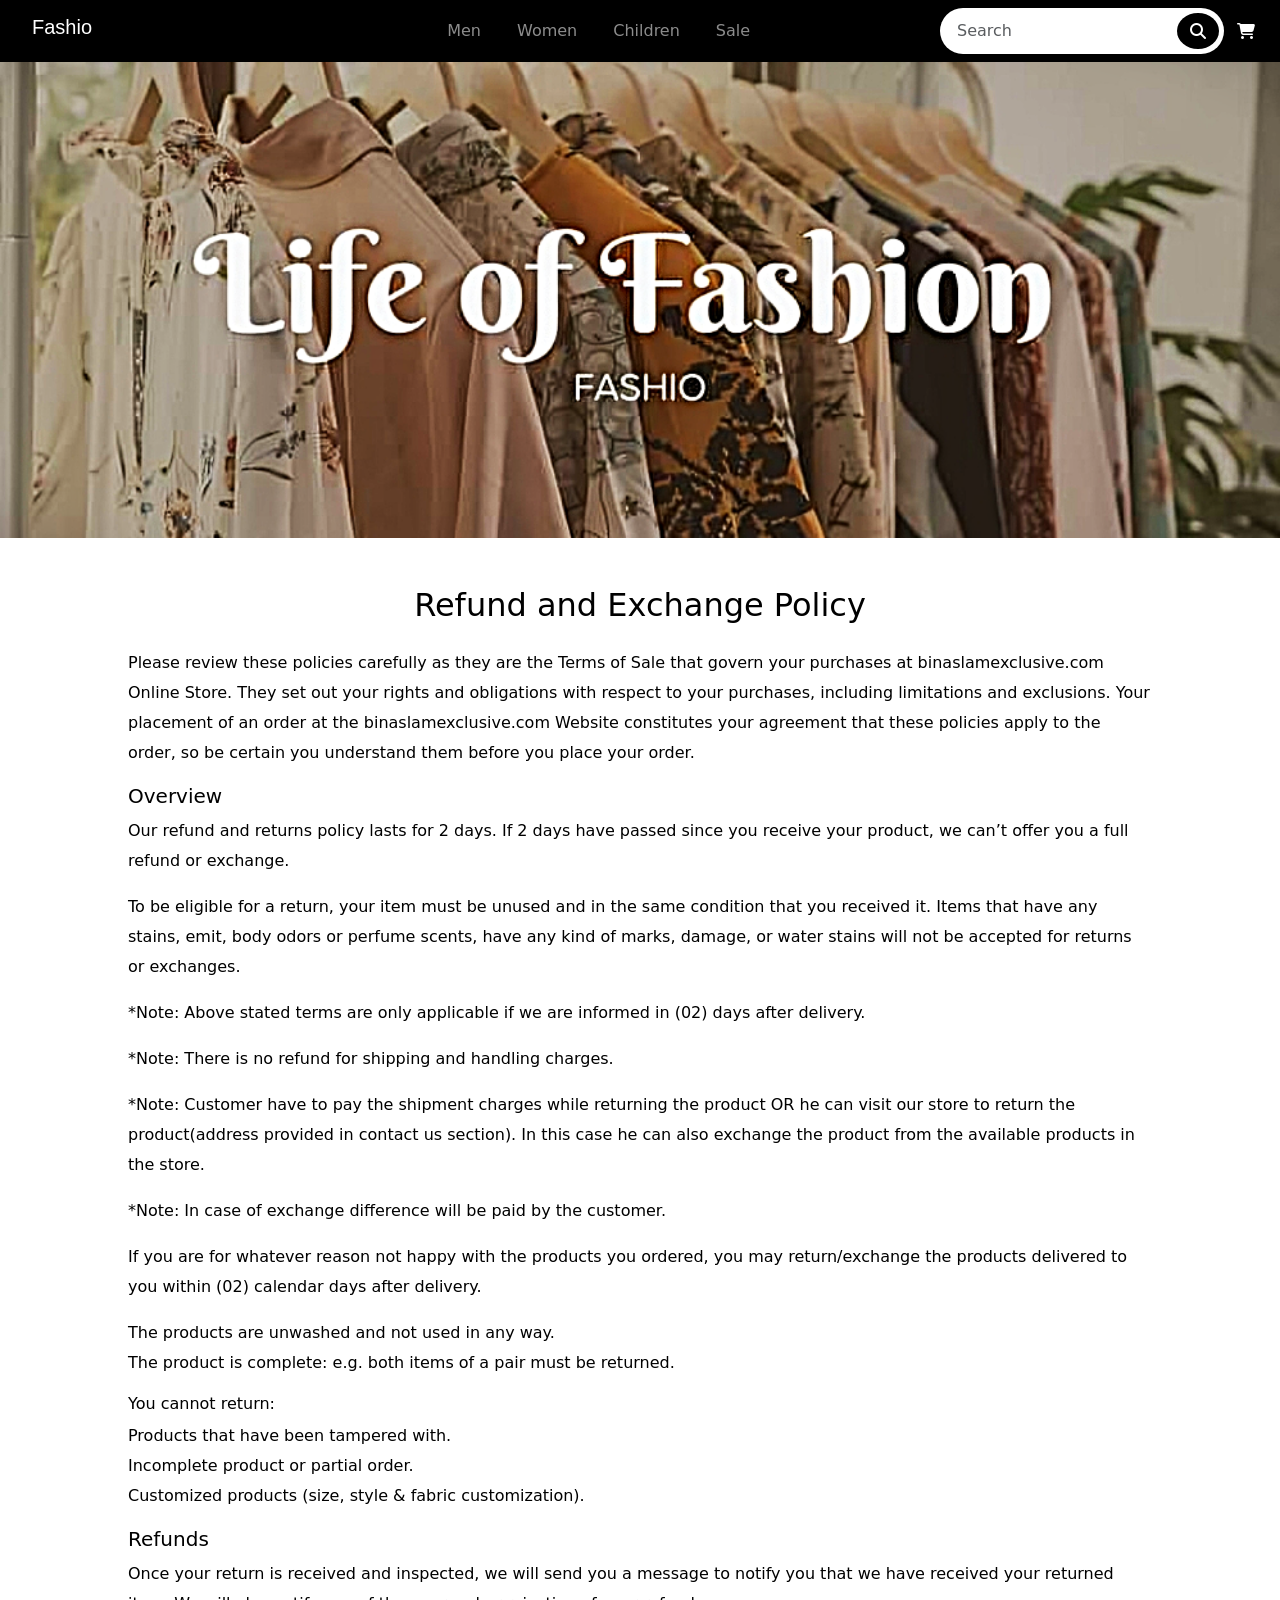
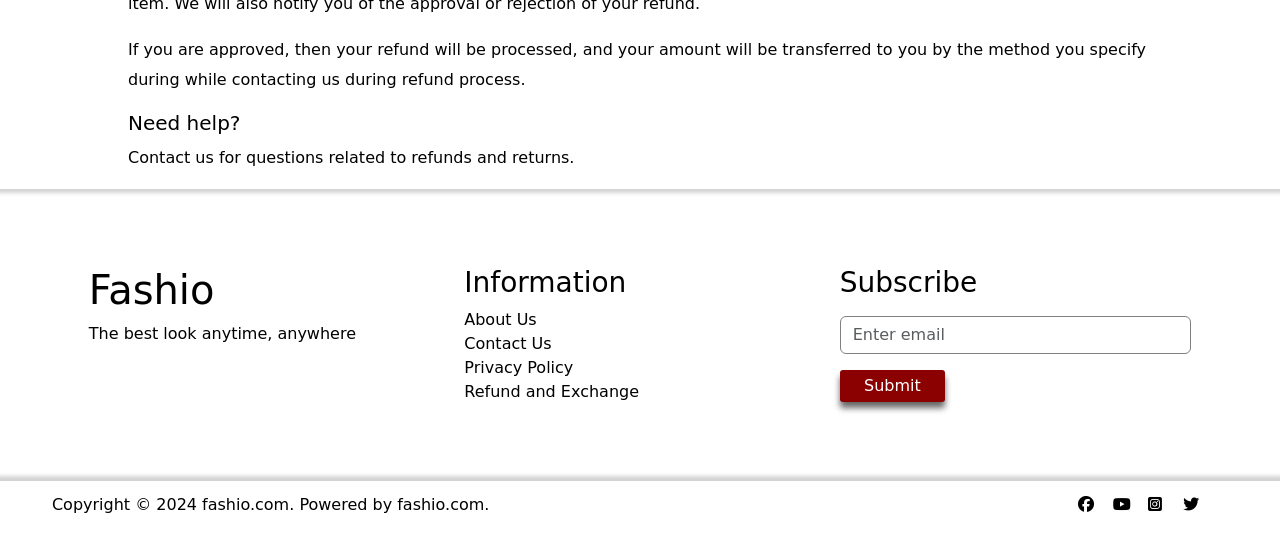
<file: refund.html>
<!DOCTYPE html>
<html lang="en">

<head>
    <meta charset="UTF-8">
    <meta name="viewport" content="width=device-width, initial-scale=1.0">
    <title>Fashio</title>
    <link href="https://cdn.jsdelivr.net/npm/bootstrap@5.3.3/dist/css/bootstrap.min.css" rel="stylesheet">
    <script src="https://cdn.jsdelivr.net/npm/bootstrap@5.3.3/dist/js/bootstrap.bundle.min.js"></script>
    <link rel="stylesheet" href="https://cdnjs.cloudflare.com/ajax/libs/font-awesome/6.6.0/css/all.min.css" />
    <link rel="stylesheet" href="css/myStyle.css">
    <style>
        .row0 {
            padding-left: 10%;
            padding-right: 10%;
            box-shadow: 0px 4px 4px lightgray;
        }
        .team {
            text-align: left;
            line-height: 30px;
        }
    </style>
</head>

<body>
    <nav class="navbar navbar-expand-md navbar-dark bg-black">
        <div class="container-fluid">
            <a class="navbar-brand h1 col-md-2" href="index.html">Fashio</a>
            <button class="btn fa-solid fa-cart-shopping navbar-toggler"></button>
            <button class="navbar-toggler" type="button" data-bs-toggle="collapse" data-bs-target="#mynavbar">
                <span class="navbar-toggler-icon"></span>
            </button>
            <div class="collapse navbar-collapse" id="mynavbar">
                <ul class="navbar-nav m-auto ml-20%">
                    <li class="nav-item">
                        <a class="nav-link" href="men.html">Men</a>
                    </li>
                    <li class="nav-item">
                        <a class="nav-link" href="women.html">Women</a>
                    </li>
                    <li class="nav-item">
                        <a class="nav-link" href="children.html">Children</a>
                    </li>
                    <li class="nav-item">
                        <a class="nav-link" href="sale.html">Sale</a>
                    </li>
                </ul>
                <form class="d-flex">
                    <input class="form-control me-2" type="text" placeholder="Search">
                    <button class="btn fa fa-search" type="button"></button>
                </form>
                <button class="btn hello fa-solid fa-cart-shopping"></button>

            </div>
        </div>
    </nav>
    <div id="carouselExampleFade" class="carousel slide carousel-fade" data-bs-ride="carousel">
        <div class="carousel-inner">
            <div class="carousel-item active">
                <img src="images/about/cover.png" class="d-block w-100" alt="...">
            </div>
            <!-- <div class="carousel-item">
                <img src="images/slider/men.webp" class="d-block w-100" alt="...">
            </div> -->
            <!-- <div class="carousel-item">
                <img src="images/slider/women2.webp" class="d-block w-100" alt="...">
            </div> -->
        </div>
    </div>
    <div class="row row0 p5">
        <h2 class="text-center pt-5 pb-3">Refund and Exchange Policy</h2>
        <div class="team col-sm-12  col-md-12 col-lg-12">
            <p>Please review these policies carefully as they are the Terms of Sale that govern your purchases at binaslamexclusive.com Online Store. They set out your rights and obligations with respect to your purchases, including limitations and exclusions. Your placement of an order at the binaslamexclusive.com Website constitutes your agreement that these policies apply to the order, so be certain you understand them before you place your order.</p>
            <h5>Overview</h5>
            <p>Our refund and returns policy lasts for 2 days. If 2 days have passed since you receive your product, we can’t offer you a full refund or exchange.</p>
            <p>To be eligible for a return, your item must be unused and in the same condition that you received it. Items that have any stains, emit, body odors or perfume scents, have any kind of marks, damage, or water stains will not be accepted for returns or exchanges.</p>
            <p>*Note: Above stated terms are only applicable if we are informed in (02) days after delivery.</p>
            <p>*Note: There is no refund for shipping and handling charges.</p>
            <p>*Note: Customer have to pay the shipment charges while returning the product OR he can visit our store to return the product(address provided in contact us section). In this case he can also exchange the product from the available products in the store.</p>
            <p>*Note: In case of exchange difference will be paid by the customer.</p>
            <p>If you are for whatever reason not happy with the products you ordered, you may return/exchange the products delivered to you within (02) calendar days after delivery.</p>
            <p>The products are unwashed and not used in any way.<br>The product is complete: e.g. both items of a pair must be returned.</p>
            <h6>You cannot return:</h6>
            <p>Products that have been tampered with.<br>Incomplete product or partial order.<br>Customized products (size, style & fabric customization).</p>
            <h5>Refunds</h5>
            <p>Once your return is received and inspected, we will send you a message to notify you that we have received your returned item. We will also notify you of the approval or rejection of your refund.</p>
            <p>If you are approved, then your refund will be processed, and your amount will be transferred to you by the method you specify during while contacting us during refund process.</p>
            <h5>Need help?</h5>
            <p>Contact us for questions related to refunds and returns.</p>
           
        </div>
    </div>
    <div class="row row4">
        <div class="container col-md-4 col-sm-12">
            <h1>Fashio</h1>
            <p>The best look anytime, anywhere</p>
        </div>
        <div class="container info col-md-4 col-sm-12">
            <h3>Information</h3>
            <a href="about.html">About Us</a><br>   
            <a href="contact.html">Contact Us</a><br> 
            <a href="privacy.html">Privacy Policy</a><br> 
            <a href="refund.html">Refund and Exchange</a>
        </div>
        <div class="info col-md-4 col-sm-12">
            <h3>Subscribe</h3>
            <form action="#">
                <div class="mb-3 mt-3">
                    <input type="email" class="form-control" id="email" placeholder="Enter email" name="email">
                </div>
                <button type="submit" class="button2">Submit</button>
            </form>
        </div>
    </div>
    <div class="row footer">
        <div class="col-md-10 col-sm-12 copy">
            <p>Copyright © 2024 fashio.com. Powered by fashio.com.</p>
        </div>
        <div class="SocialMediaIcon col-md-2 col-sm-12">
            <a href=""><i class="fa-brands fa-facebook"></i></a>
            <a href=""><i class="fa-brands fa-youtube"></i></a>
            <a href=""><i class="fa-brands fa-square-instagram"></i></a>
            <a href=""><i class="fa-brands fa-twitter"></i></a>
        </div>
    </div>

</body>

</html>
</file>
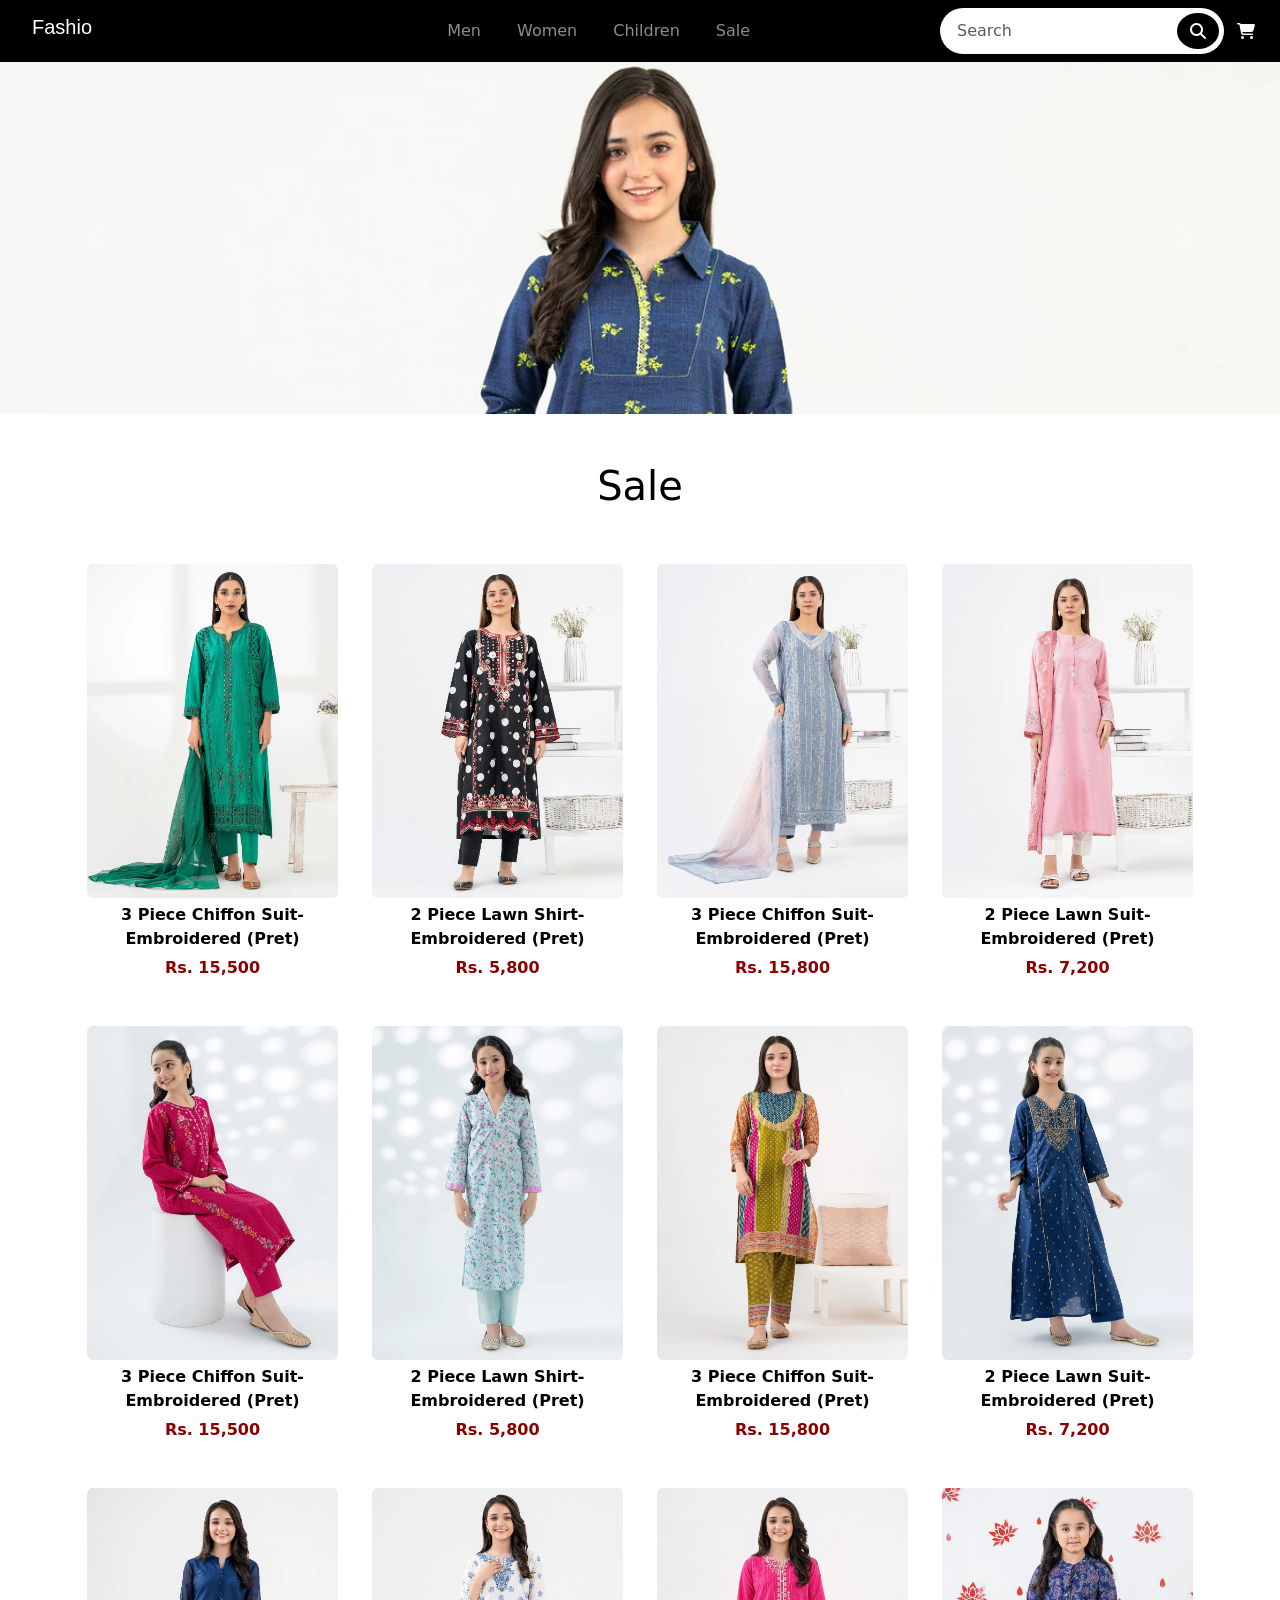
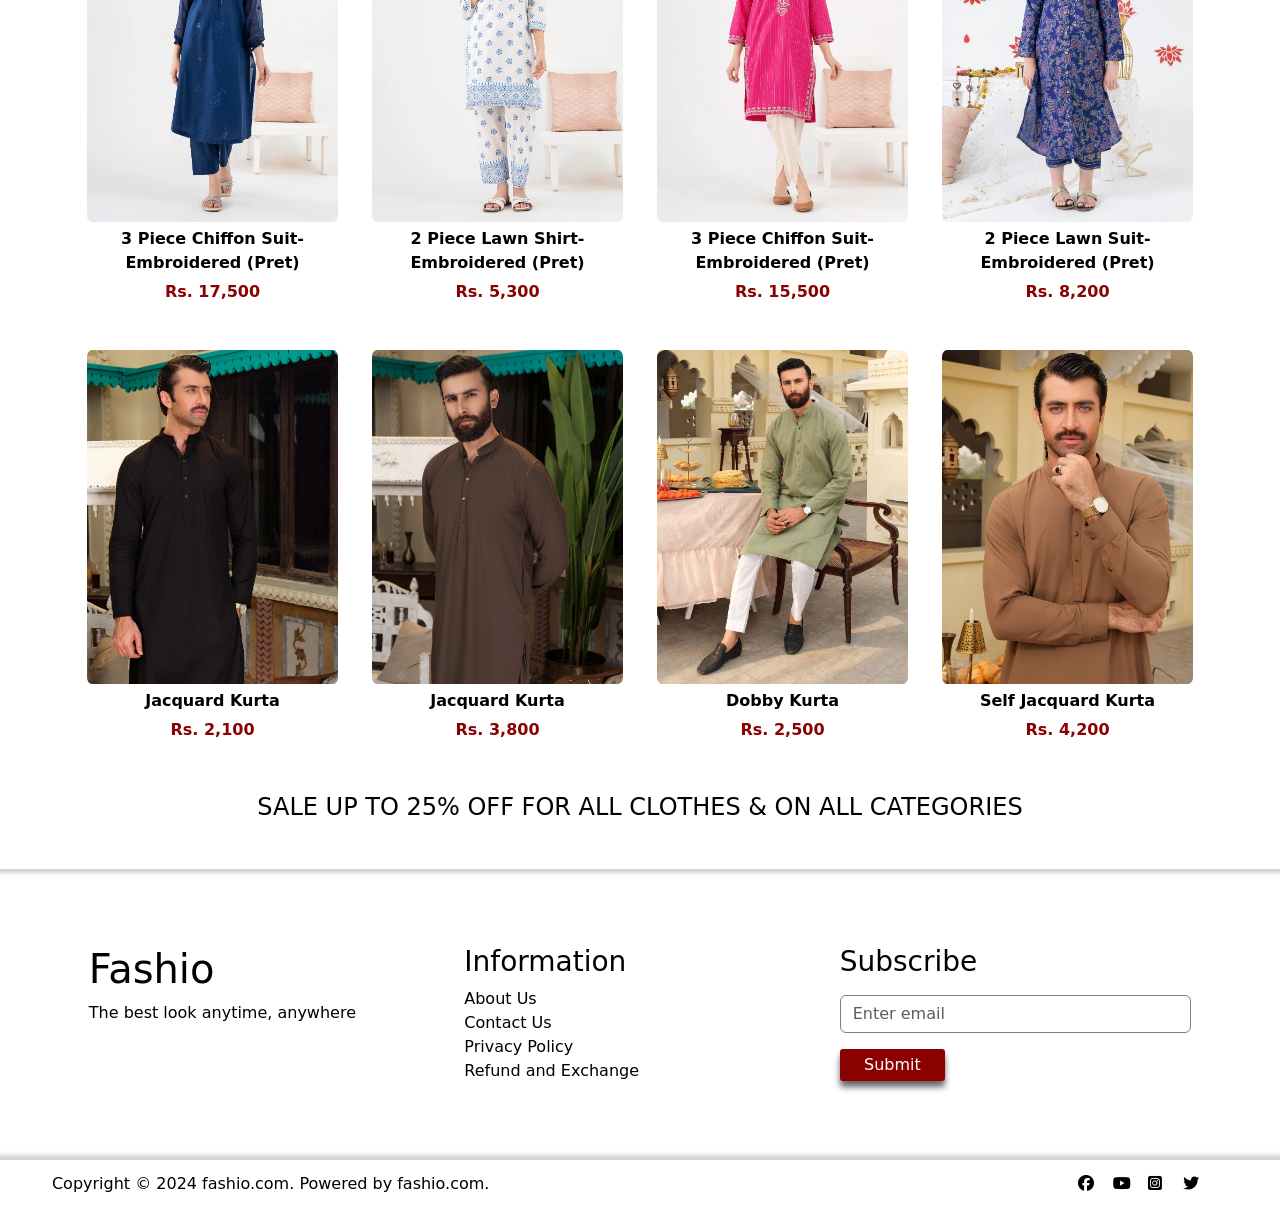
<file: sale.html>
<!DOCTYPE html>
<html lang="en">

<head>
    <meta charset="UTF-8">
    <meta name="viewport" content="width=device-width, initial-scale=1.0">
    <title>Fashio</title>
    <link href="https://cdn.jsdelivr.net/npm/bootstrap@5.3.3/dist/css/bootstrap.min.css" rel="stylesheet">
    <script src="https://cdn.jsdelivr.net/npm/bootstrap@5.3.3/dist/js/bootstrap.bundle.min.js"></script>
    <link rel="stylesheet" href="https://cdnjs.cloudflare.com/ajax/libs/font-awesome/6.6.0/css/all.min.css" />
    <link rel="stylesheet" href="css/myStyle.css">
</head>

<body>
    <nav class="navbar navbar-expand-md navbar-dark bg-black">
        <div class="container-fluid">
            <a class="navbar-brand h1 col-md-2" href="index.html">Fashio</a>
            <button class="btn fa-solid fa-cart-shopping navbar-toggler"></button>
            <button class="navbar-toggler" type="button" data-bs-toggle="collapse" data-bs-target="#mynavbar">
                <span class="navbar-toggler-icon"></span>
            </button>
            <div class="collapse navbar-collapse" id="mynavbar">
                <ul class="navbar-nav m-auto ml-20%">
                    <li class="nav-item">
                        <a class="nav-link" href="men.html">Men</a>
                    </li>
                    <li class="nav-item">
                        <a class="nav-link" href="women.html">Women</a>
                    </li>
                    <li class="nav-item">
                        <a class="nav-link" href="children.html">Children</a>
                    </li>
                    <li class="nav-item">
                        <a class="nav-link" href="sale.html">Sale</a>
                    </li>
                </ul>
                <form class="d-flex">
                    <input class="form-control me-2" type="text" placeholder="Search">
                    <button class="btn fa fa-search" type="button"></button>
                </form>
                <button class="btn hello fa-solid fa-cart-shopping"></button>

            </div>
        </div>
    </nav>
    <div id="carouselExampleFade" class="carousel slide carousel-fade" data-bs-ride="carousel">
        <div class="carousel-inner">
            <div class="carousel-item active">
                <img src="images/slider/child2.webp" class="d-block w-100" alt="...">
            </div>
            <!-- <div class="carousel-item">
                <img src="images/slider/men.webp" class="d-block w-100" alt="...">
            </div> -->
            <div class="carousel-item">
                <img src="images/slider/child1.webp" class="d-block w-100" alt="...">
            </div>
        </div>
        <button class="carousel-control-prev" type="button" data-bs-target="#carouselExampleFade" data-bs-slide="prev">
            <span class="carousel-control-prev-icon" aria-hidden="true"></span>
            <span class="visually-hidden">Previous</span>
        </button>
        <button class="carousel-control-next" type="button" data-bs-target="#carouselExampleFade" data-bs-slide="next">
            <span class="carousel-control-next-icon" aria-hidden="true"></span>
            <span class="visually-hidden">Next</span>
        </button>
    </div>
    <div class="container">
        <div class="row row3">
            <h1 class="text-center pt-5">Sale</h1>
            <div class="dress col-6  col-md-4 col-lg-3" onclick="location.href='product.html';">
                <div class="items">
                    <img src="images/dresses/women/1.webp" alt="">
                </div>
                <p>3 Piece Chiffon Suit-Embroidered (Pret)</p>
                <p class="price">Rs. 15,500</p>
            </div>
            <div class="dress col-6  col-md-4 col-lg-3" onclick="location.href='product.html';">
                <div class="items">
                    <img src="images/dresses/women/2.webp" alt="">
                </div>
                <p>2 Piece Lawn Shirt-Embroidered (Pret)</p>
                <p class="price">Rs. 5,800</p>
            </div>
            <div class="dress col-6  col-md-4 col-lg-3" onclick="location.href='product.html';">
                <div class="items">
                    <img src="images/dresses/women/3.webp" alt="">
                </div>
                <p>3 Piece Chiffon Suit-Embroidered (Pret)</p>
                <p class="price">Rs. 15,800</p>
            </div>
            <div class="dress col-6  col-md-4 col-lg-3" onclick="location.href='product.html';">
                <div class="items">
                    <img src="images/dresses/women/4.webp" alt="">
                </div>
                <p>2 Piece Lawn Suit-Embroidered (Pret)</p>
                <p class="price">Rs. 7,200</p>
            </div>
            <div class="dress col-6  col-md-4 col-lg-3" onclick="location.href='product.html';">
                <div class="items">
                    <img src="images/dresses/child/1.webp" alt="">
                </div>
                <p>3 Piece Chiffon Suit-Embroidered (Pret)</p>
                <p class="price">Rs. 15,500</p>
            </div>
            <div class="dress col-6  col-md-4 col-lg-3" onclick="location.href='product.html';">
                <div class="items">
                    <img src="images/dresses/child/2.webp" alt="">
                </div>
                <p>2 Piece Lawn Shirt-Embroidered (Pret)</p>
                <p class="price">Rs. 5,800</p>
            </div>
            <div class="dress col-6  col-md-4 col-lg-3" onclick="location.href='product.html';">
                <div class="items">
                    <img src="images/dresses/child/3.webp" alt="">
                </div>
                <p>3 Piece Chiffon Suit-Embroidered (Pret)</p>
                <p class="price">Rs. 15,800</p>
            </div>
            <div class="dress col-6  col-md-4 col-lg-3" onclick="location.href='product.html';">
                <div class="items">
                    <img src="images/dresses/child/4.webp" alt="">
                </div>
                <p>2 Piece Lawn Suit-Embroidered (Pret)</p>
                <p class="price">Rs. 7,200</p>
            </div>
            <div class="dress col-6  col-md-4 col-lg-3" onclick="location.href='product.html';">
                <div class="items">
                    <img src="images/dresses/child/5.webp" alt="">
                </div>
                <p>3 Piece Chiffon Suit-Embroidered (Pret)</p>
                <p class="price">Rs. 17,500</p>
            </div>
            <div class="dress col-6  col-md-4 col-lg-3" onclick="location.href='product.html';">
                <div class="items">
                    <img src="images/dresses/child/6.webp" alt="">
                </div>
                <p>2 Piece Lawn Shirt-Embroidered (Pret)</p>
                <p class="price">Rs. 5,300</p>
            </div>
            <div class="dress col-6  col-md-4 col-lg-3" onclick="location.href='product.html';">
                <div class="items">
                    <img src="images/dresses/child/7.webp" alt="">
                </div>
                <p>3 Piece Chiffon Suit-Embroidered (Pret)</p>
                <p class="price">Rs. 15,500</p>
            </div>
            <div class="dress col-6  col-md-4 col-lg-3" onclick="location.href='product.html';">
                <div class="items">
                    <img src="images/dresses/child/8.webp" alt="">
                </div>
                <p>2 Piece Lawn Suit-Embroidered (Pret)</p>
                <p class="price">Rs. 8,200</p>
            </div>
            <div class="dress col-6 col-md-4 col-lg-3" onclick="location.href='product.html';">
                <div class="items">
                    <img src="images/dresses/men/1.webp" alt="Jacquard Kurta">
                </div>
                <p>Jacquard Kurta</p>
                <p class="price">Rs. 2,100</p>
            </div>
            <div class="dress col-6 col-md-4 col-lg-3" onclick="location.href='product.html';">
                <div class="items">
                    <img src="images/dresses/men/2.webp" alt="Jacquard Kurta">
                </div>
                <p>Jacquard Kurta</p>
                <p class="price">Rs. 3,800</p>
            </div>
            <div class="dress col-6 col-md-4 col-lg-3" onclick="location.href='product.html';">
                <div class="items">
                    <img src="images/dresses/men/3.webp" alt="Dobby Kurta">
                </div>
                <p>Dobby Kurta</p>
                <p class="price">Rs. 2,500</p>
            </div>
            <div class="dress col-6 col-md-4 col-lg-3" onclick="location.href='product.html';">
                <div class="items">
                    <img src="images/dresses/men/4.webp" alt="Self Jacquard Kurta">
                </div>
                <p>Self Jacquard Kurta</p>
                <p class="price">Rs. 4,200</p>
            </div>
        </div>
    </div>

    <div class="row row33">
        <h4>SALE UP TO 25% OFF FOR ALL CLOTHES & ON ALL CATEGORIES</h4>
    </div>
    <div class="row row4">
        <div class="container col-md-4 col-sm-12">
            <h1>Fashio</h1>
            <p>The best look anytime, anywhere</p>
        </div>
        <div class="container info col-md-4 col-sm-12">
            <h3>Information</h3>
            <a href="about.html">About Us</a><br>   
            <a href="contact.html">Contact Us</a><br> 
            <a href="privacy.html">Privacy Policy</a><br> 
            <a href="refund.html">Refund and Exchange</a>
        </div>
        <div class="info col-md-4 col-sm-12">
            <h3>Subscribe</h3>
            <form action="#">
                <div class="mb-3 mt-3">
                    <input type="email" class="form-control" id="email" placeholder="Enter email" name="email">
                </div>
                <button type="submit" class="button2">Submit</button>
            </form>
        </div>
    </div>
    <div class="row footer">
        <div class="col-md-10 col-sm-12 copy">
            <p>Copyright © 2024 fashio.com. Powered by fashio.com.</p>
        </div>
        <div class="SocialMediaIcon col-md-2 col-sm-12">
            <a href=""><i class="fa-brands fa-facebook"></i></a>
            <a href=""><i class="fa-brands fa-youtube"></i></a>
            <a href=""><i class="fa-brands fa-square-instagram"></i></a>
            <a href=""><i class="fa-brands fa-twitter"></i></a>
        </div>
    </div>

</body>

</html>
</file>
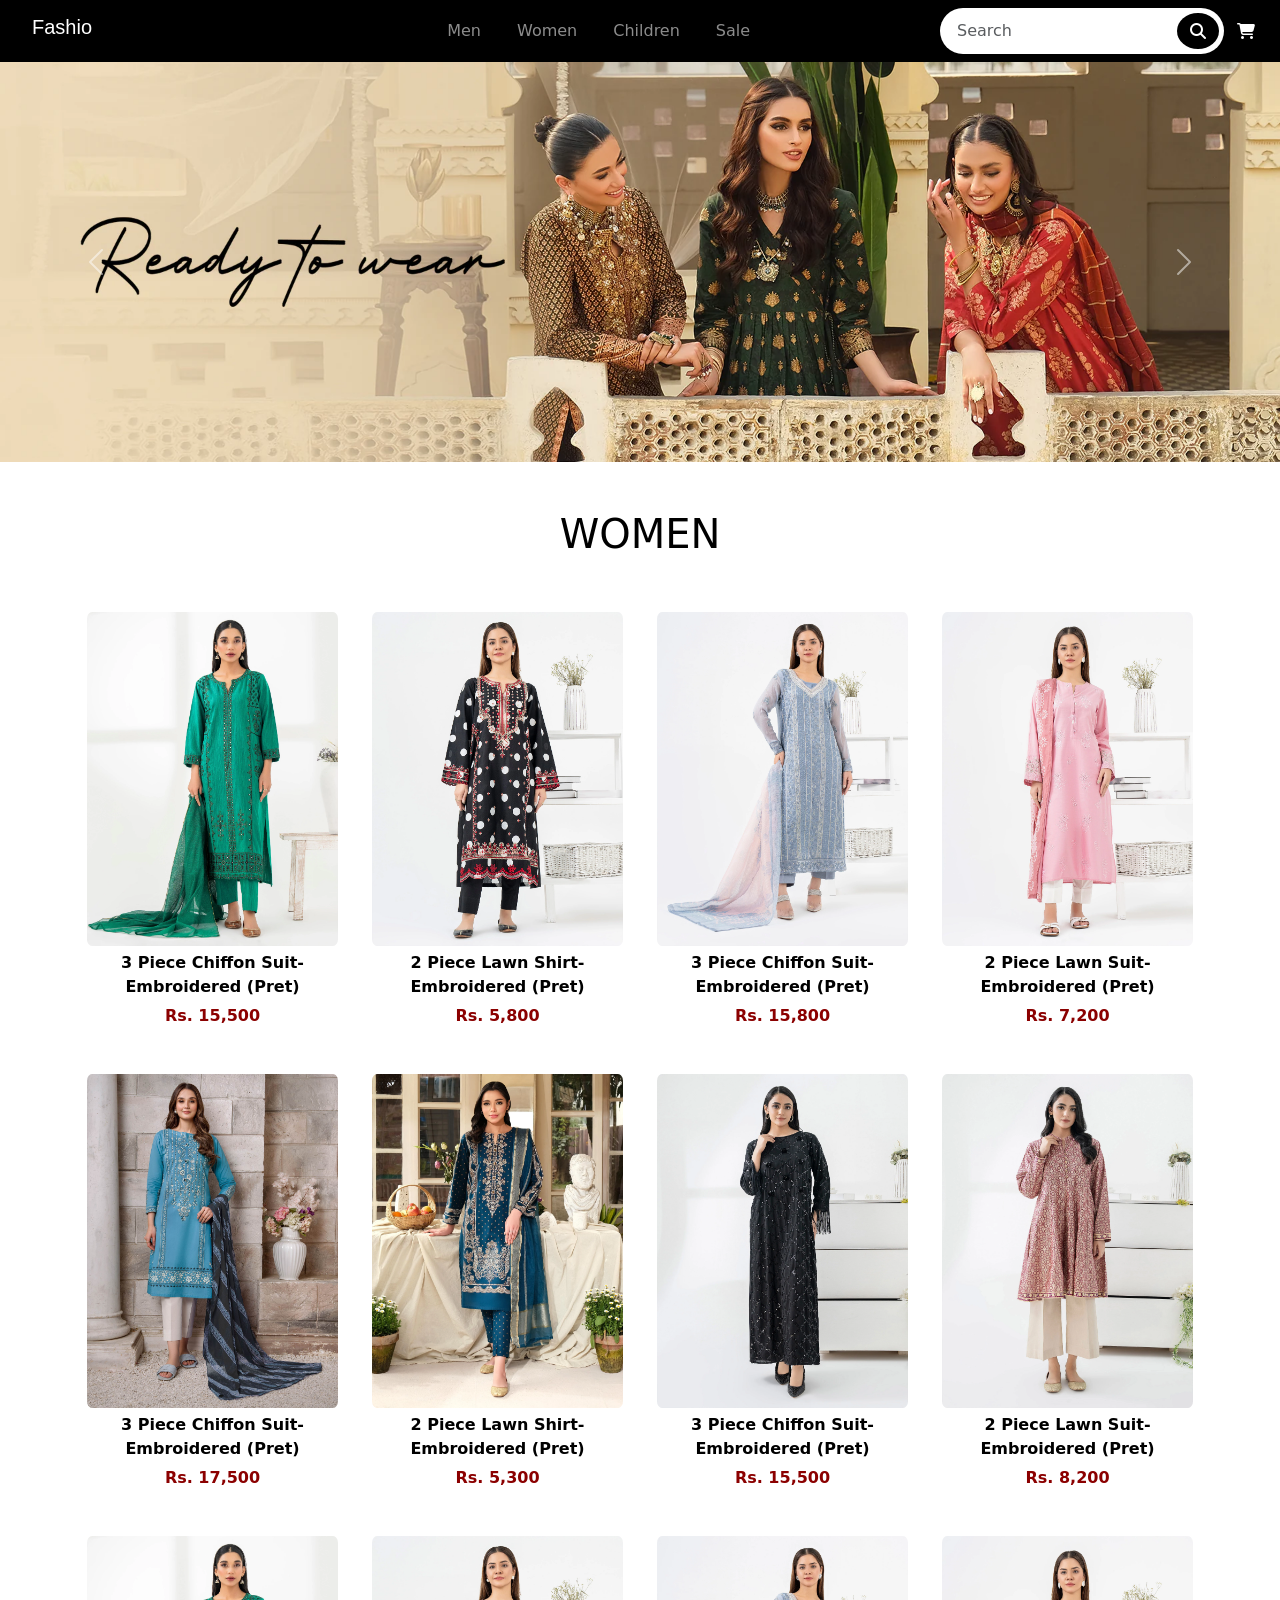
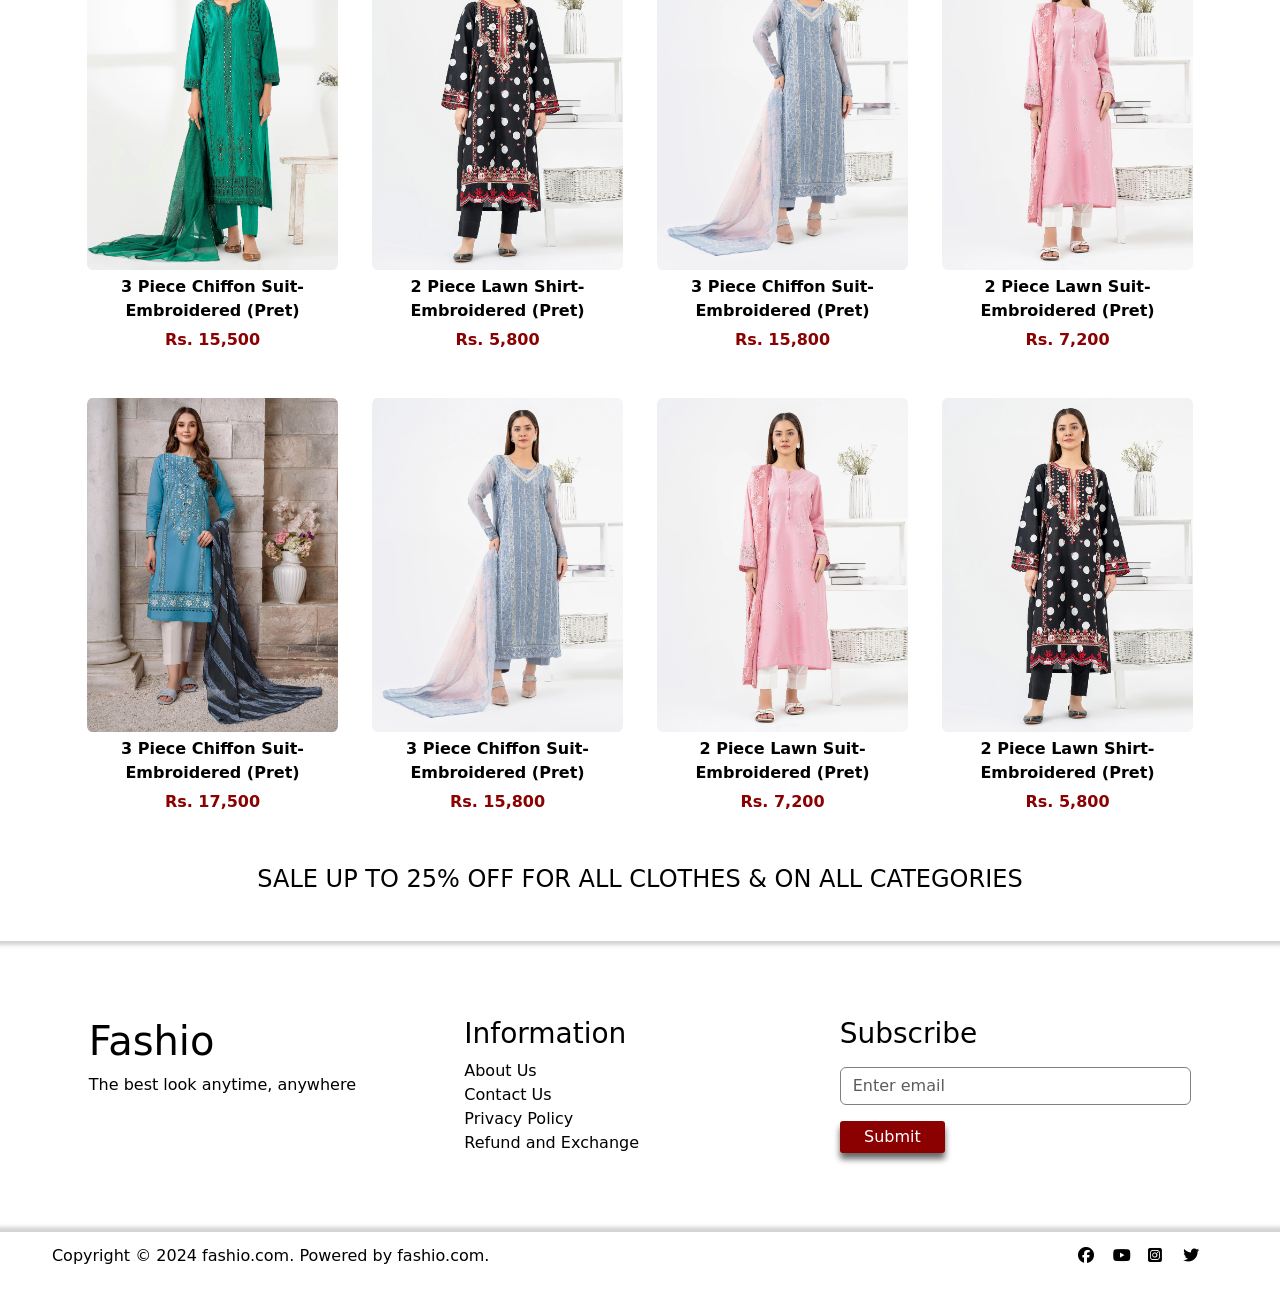
<file: women.html>
<!DOCTYPE html>
<html lang="en">

<head>
    <meta charset="UTF-8">
    <meta name="viewport" content="width=device-width, initial-scale=1.0">
    <title>Fashio</title>
    <link href="https://cdn.jsdelivr.net/npm/bootstrap@5.3.3/dist/css/bootstrap.min.css" rel="stylesheet">
    <script src="https://cdn.jsdelivr.net/npm/bootstrap@5.3.3/dist/js/bootstrap.bundle.min.js"></script>
    <link rel="stylesheet" href="https://cdnjs.cloudflare.com/ajax/libs/font-awesome/6.6.0/css/all.min.css" />
    <link rel="stylesheet" href="css/myStyle.css">
</head>

<body>
    <nav class="navbar navbar-expand-md navbar-dark bg-black">
        <div class="container-fluid">
            <a class="navbar-brand h1 col-md-2" href="index.html">Fashio</a>
            <button class="btn fa-solid fa-cart-shopping navbar-toggler"></button>
            <button class="navbar-toggler" type="button" data-bs-toggle="collapse" data-bs-target="#mynavbar">
                <span class="navbar-toggler-icon"></span>
            </button>
            <div class="collapse navbar-collapse" id="mynavbar">
                <ul class="navbar-nav m-auto ml-20%">
                    <li class="nav-item">
                        <a class="nav-link" href="men.html">Men</a>
                    </li>
                    <li class="nav-item">
                        <a class="nav-link" href="women.html">Women</a>
                    </li>
                    <li class="nav-item">
                        <a class="nav-link" href="children.html">Children</a>
                    </li>
                    <li class="nav-item">
                        <a class="nav-link" href="sale.html">Sale</a>
                    </li>
                </ul>
                <form class="d-flex">
                    <input class="form-control me-2" type="text" placeholder="Search">
                    <button class="btn fa fa-search" type="button"></button>
                </form>
                <button class="btn hello fa-solid fa-cart-shopping"></button>

            </div>
        </div>
    </nav>
    <div id="carouselExampleFade" class="carousel slide carousel-fade" data-bs-ride="carousel">
        <div class="carousel-inner">
            <div class="carousel-item active">
                <img src="images/slider/women.webp" class="d-block w-100" alt="...">
            </div>
            <!-- <div class="carousel-item">
                <img src="images/slider/men.webp" class="d-block w-100" alt="...">
            </div> -->
            <div class="carousel-item">
                <img src="images/slider/women2.webp" class="d-block w-100" alt="...">
            </div>
        </div>
        <button class="carousel-control-prev" type="button" data-bs-target="#carouselExampleFade" data-bs-slide="prev">
            <span class="carousel-control-prev-icon" aria-hidden="true"></span>
            <span class="visually-hidden">Previous</span>
        </button>
        <button class="carousel-control-next" type="button" data-bs-target="#carouselExampleFade" data-bs-slide="next">
            <span class="carousel-control-next-icon" aria-hidden="true"></span>
            <span class="visually-hidden">Next</span>
        </button>
    </div>
    <div class="container">
        <div class="row row3">
            <h1 class="text-center pt-5">WOMEN</h1>
            <div class="dress col-6  col-md-4 col-lg-3" onclick="location.href='product.html';">
                <div class="items">
                    <img src="images/dresses/women/1.webp" alt="">
                </div>
                <p>3 Piece Chiffon Suit-Embroidered (Pret)</p>
                <p class="price">Rs. 15,500</p>
            </div>
            <div class="dress col-6  col-md-4 col-lg-3" onclick="location.href='product.html';">
                <div class="items">
                    <img src="images/dresses/women/2.webp" alt="">
                </div>
                <p>2 Piece Lawn Shirt-Embroidered (Pret)</p>
                <p class="price">Rs. 5,800</p>
            </div>
            <div class="dress col-6  col-md-4 col-lg-3" onclick="location.href='product.html';">
                <div class="items">
                    <img src="images/dresses/women/3.webp" alt="">
                </div>
                <p>3 Piece Chiffon Suit-Embroidered (Pret)</p>
                <p class="price">Rs. 15,800</p>
            </div>
            <div class="dress col-6  col-md-4 col-lg-3" onclick="location.href='product.html';">
                <div class="items">
                    <img src="images/dresses/women/4.webp" alt="">
                </div>
                <p>2 Piece Lawn Suit-Embroidered (Pret)</p>
                <p class="price">Rs. 7,200</p>
            </div>
            <div class="dress col-6  col-md-4 col-lg-3" onclick="location.href='product.html';">
                <div class="items">
                    <img src="images/dresses/women/5.jpg" alt="">
                </div>
                <p>3 Piece Chiffon Suit-Embroidered (Pret)</p>
                <p class="price">Rs. 17,500</p>
            </div>
            <div class="dress col-6  col-md-4 col-lg-3" onclick="location.href='product.html';">
                <div class="items">
                    <img src="images/dresses/women/6.webp" alt="">
                </div>
                <p>2 Piece Lawn Shirt-Embroidered (Pret)</p>
                <p class="price">Rs. 5,300</p>
            </div>
            <div class="dress col-6  col-md-4 col-lg-3" onclick="location.href='product.html';">
                <div class="items">
                    <img src="images/dresses/women/7.webp" alt="">
                </div>
                <p>3 Piece Chiffon Suit-Embroidered (Pret)</p>
                <p class="price">Rs. 15,500</p>
            </div>
            <div class="dress col-6  col-md-4 col-lg-3" onclick="location.href='product.html';">
                <div class="items">
                    <img src="images/dresses/women/8.webp" alt="">
                </div>
                <p>2 Piece Lawn Suit-Embroidered (Pret)</p>
                <p class="price">Rs. 8,200</p>
            </div>
            <div class="dress col-6  col-md-4 col-lg-3" onclick="location.href='product.html';">
                <div class="items">
                    <img src="images/dresses/women/1.webp" alt="">
                </div>
                <p>3 Piece Chiffon Suit-Embroidered (Pret)</p>
                <p class="price">Rs. 15,500</p>
            </div>
            <div class="dress col-6  col-md-4 col-lg-3" onclick="location.href='product.html';">
                <div class="items">
                    <img src="images/dresses/women/2.webp" alt="">
                </div>
                <p>2 Piece Lawn Shirt-Embroidered (Pret)</p>
                <p class="price">Rs. 5,800</p>
            </div>
            <div class="dress col-6  col-md-4 col-lg-3" onclick="location.href='product.html';">
                <div class="items">
                    <img src="images/dresses/women/3.webp" alt="">
                </div>
                <p>3 Piece Chiffon Suit-Embroidered (Pret)</p>
                <p class="price">Rs. 15,800</p>
            </div>
            <div class="dress col-6  col-md-4 col-lg-3" onclick="location.href='product.html';">
                <div class="items">
                    <img src="images/dresses/women/4.webp" alt="">
                </div>
                <p>2 Piece Lawn Suit-Embroidered (Pret)</p>
                <p class="price">Rs. 7,200</p>
            </div>
            <div class="dress col-6  col-md-4 col-lg-3" onclick="location.href='product.html';">
                <div class="items">
                    <img src="images/dresses/women/5.jpg" alt="">
                </div>
                <p>3 Piece Chiffon Suit-Embroidered (Pret)</p>
                <p class="price">Rs. 17,500</p>
            </div>
            <div class="dress col-6  col-md-4 col-lg-3" onclick="location.href='product.html';">
                <div class="items">
                    <img src="images/dresses/women/3.webp" alt="">
                </div>
                <p>3 Piece Chiffon Suit-Embroidered (Pret)</p>
                <p class="price">Rs. 15,800</p>
            </div>
            <div class="dress col-6  col-md-4 col-lg-3" onclick="location.href='product.html';">
                <div class="items">
                    <img src="images/dresses/women/4.webp" alt="">
                </div>
                <p>2 Piece Lawn Suit-Embroidered (Pret)</p>
                <p class="price">Rs. 7,200</p>
            </div>
            <div class="dress col-6  col-md-4 col-lg-3" onclick="location.href='product.html';">
                <div class="items">
                    <img src="images/dresses/women/2.webp" alt="">
                </div>
                <p>2 Piece Lawn Shirt-Embroidered (Pret)</p>
                <p class="price">Rs. 5,800</p>
            </div>
        </div>
    </div>
    
    <div class="row row33">
        <h4>SALE UP TO 25% OFF FOR ALL CLOTHES & ON ALL CATEGORIES</h4>
    </div>
    <div class="row row4">
        <div class="container col-md-4 col-sm-12">
            <h1>Fashio</h1>
            <p>The best look anytime, anywhere</p>
        </div>
        <div class="container info col-md-4 col-sm-12">
            <h3>Information</h3>
            <a href="about.html">About Us</a><br>   
            <a href="contact.html">Contact Us</a><br> 
            <a href="privacy.html">Privacy Policy</a><br> 
            <a href="refund.html">Refund and Exchange</a>
        </div>
        <div class="info col-md-4 col-sm-12">
            <h3>Subscribe</h3>
            <form action="#">
                <div class="mb-3 mt-3">
                    <input type="email" class="form-control" id="email" placeholder="Enter email" name="email">
                </div>
                <button type="submit" class="button2">Submit</button>
            </form>
        </div>
    </div>
    <div class="row footer">
        <div class="col-md-10 col-sm-12 copy">
            <p>Copyright © 2024 fashio.com. Powered by fashio.com.</p>
        </div>
        <div class="SocialMediaIcon col-md-2 col-sm-12">
            <a href=""><i class="fa-brands fa-facebook"></i></a>
            <a href=""><i class="fa-brands fa-youtube"></i></a>
            <a href=""><i class="fa-brands fa-square-instagram"></i></a>
            <a href=""><i class="fa-brands fa-twitter"></i></a>
        </div>
    </div>

</body>

</html>
</file>
<file: css/myStyle.css>
* {
    color: black;
    box-sizing: border-box;
}

.d-flex {
    margin-bottom: auto;
    margin-top: auto;
    background-color: #fff;
    border-radius: 40px;
    padding: 5px;
}

.d-flex input {
    color: white;
    border: 0;
    outline: 0;
    background: none;
    caret-color: transparent;
    transition: width 0.4s linear;
    caret-color: red;
}

.btn {
    float: right;
    display: flex;
    justify-content: center;
    align-items: center;
    border-radius: 50%;
    color: white;
    background-color: black;
}

.btn:hover {
    background: red;
    color: #fff;
}

.nav-item a:hover {
    color: red;
}

.navbar-brand {
    padding-left: 20px;
    font-family: 'Lucida Sans', 'Lucida Sans Regular', 'Lucida Grande', 'Lucida Sans Unicode', Geneva, Verdana, sans-serif;
}

.nav-item {
    padding-left: 20px;
}

@media (max-width: 768px) {
    .hello {
        display: none;
    }

    .navbar-brand {
        padding: 0%;
        width: 150px;
    }
}

.container {
    position: relative;
    padding: auto;
}

.container img {
    border-radius: 20px;
}

.container button {
    width: 40%;
    height: 10%;
    font-size: 20px;
    box-shadow: 0 6px 6px rgba(0, 0, 0, 0.6);
    top: 80%;
    left: 50%;
    transform: translateX(-50%);
    padding: 10px 20px;
    background-color: rgba(0, 0, 0, 0.7);
    color: white;
    border: none;
    border-radius: 5px;
}

.container button:hover {
    background-color: rgba(255, 0, 0, 0.7);
}

.slider2 {
    margin-top: 50px;
    margin: 5px;
    border-radius: 30px;
}

.items {
    overflow: hidden;
}

.items img {
    width: 100%;
    height: 100%;
    transition: transform .6s;
    border-radius: 2%;
    cursor: pointer;
}

.items img:hover {
    transform: scale(1.1);
}

.dress {
    margin-top: 4%;
    padding-left: 1.5%;
    padding-right: 1.5%;
}

.dress p {
    text-align: center;
    font-weight: bold;
    margin-bottom: 0%;
    margin-top: 2%;
    cursor: pointer;
}

.price {
    color: darkred;
    cursor: pointer;
}

.row4 {
    margin: 6%;
}

.info a {
    margin-bottom: 0%;
    cursor: pointer;
    text-decoration: none;
    color: black;
}

.info a:hover {
    color: darkred;
}

.button2 {
    width: 30%;
    height: 30%;
    border-radius: 3px;
    background-color: darkred;
    color: white;
    border: none;
    padding: 4px;
    box-shadow: 0 6px 6px rgba(0, 0, 0, 0.6);
}

.button2:hover {
    background-color: coral;
}

.form-control {
    border: 0.5px solid gray;
}

@media (max-width: 576px) {
    .row4 {
        text-align: center;
    }

    .container {
        margin-bottom: 20px;
    }

    .info {
        margin-bottom: 40px;
    }

    .footer {
        text-align: center;
    }
}

.row33 {
    text-align: center;
    font-size: x-large;
    padding-top: 4%;
    padding-bottom: 3%;
    box-shadow: 0px 4px 4px lightgray;

}

.footer {
    box-shadow: 0px -5px 4px lightgray;
    padding: 1%;
}

.SocialMediaIcon ul {
    list-style-type: none;
}

.SocialMediaIcon a i {
    width: 30px;
    height: 10px;
}

.copy {
    padding-left: 4%;
}

.dress {
    animation: dress 4s cubic-bezier(0.445, 0.050, 0.550, 0.950) both;
}

@keyframes dress {
    0% {
        transform: translateZ(-1400px) translateY(800px);
        opacity: 0;
    }

    100% {
        transform: translateZ(0) translateY(0);
        opacity: 1
    }
}
</file>
